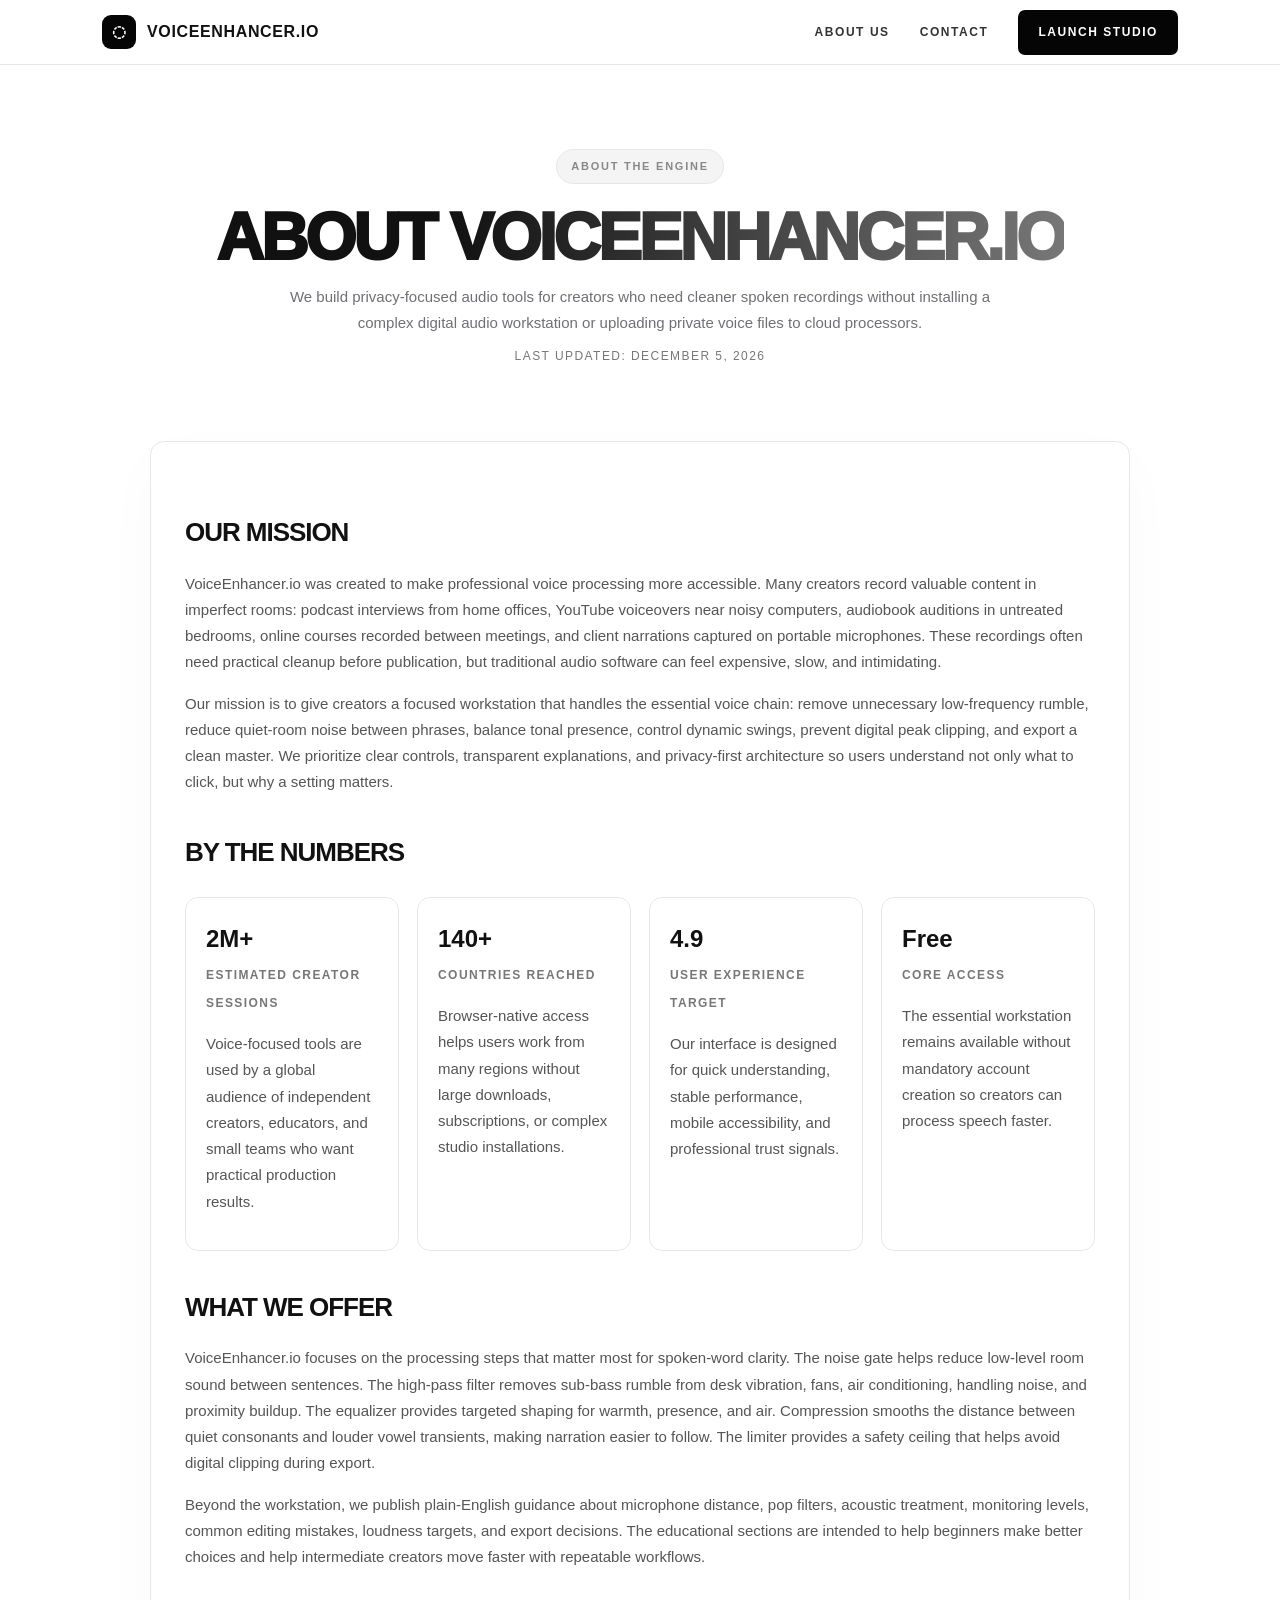
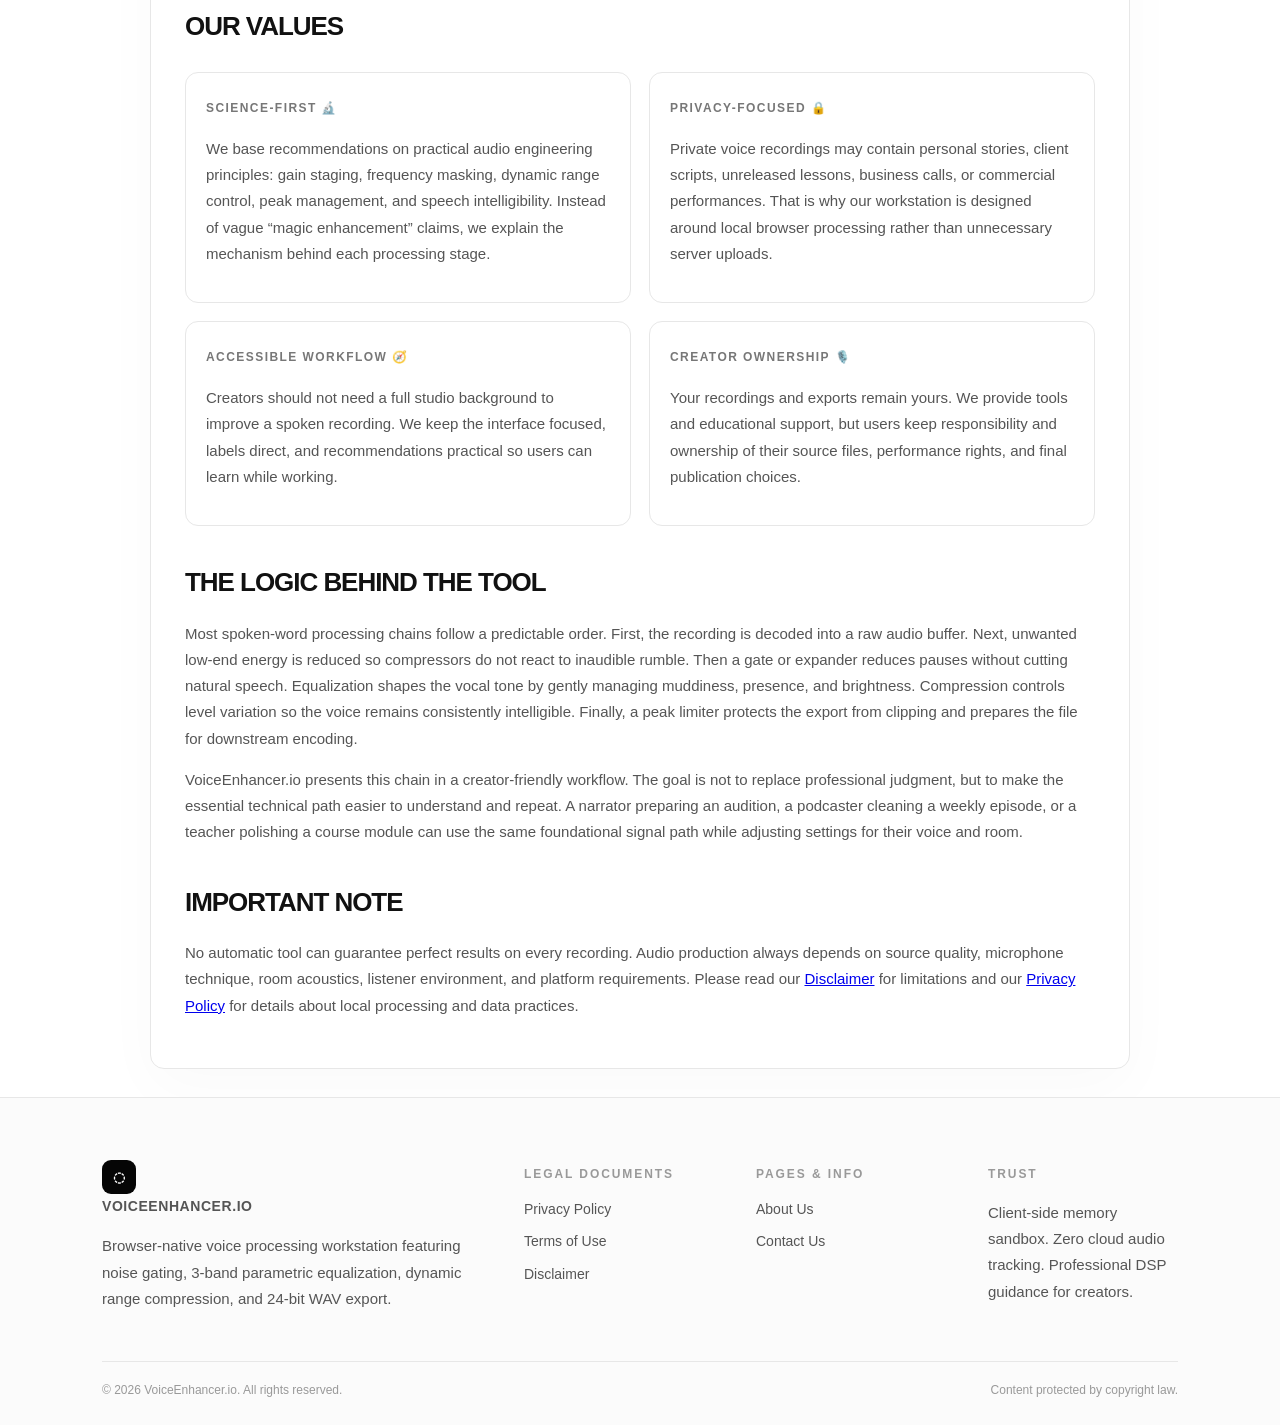
<file: public/about.html>
<!DOCTYPE html>
<html lang="en">
<head>
<meta charset="UTF-8">
<meta name="viewport" content="width=device-width,initial-scale=1">
<title>About Us | VoiceEnhancer.io</title>
<meta name="description" content="Learn about VoiceEnhancer.io, a privacy-focused browser-native voice processing workstation for creators, podcasters, narrators, and educators.">
<link rel="canonical" href="https://voiceenhancer.io/about.html">
<style>
:root{--ink:#111;--muted:#6f6f76;--line:#e7e7e7;--soft:#f8f8f8;--paper:#fff}*{box-sizing:border-box}html{scroll-behavior:smooth}body{margin:0;background:#fff;color:var(--ink);font-family:Inter,Arial,sans-serif;line-height:1.75}.w{max-width:1120px;margin:auto;padding:0 22px}.top{position:sticky;top:0;background:rgba(255,255,255,.92);backdrop-filter:blur(14px);z-index:10;border-bottom:1px solid var(--line)}.nav{height:64px;display:flex;align-items:center;justify-content:space-between}.brand{display:flex;align-items:center;gap:11px;text-decoration:none;color:#111;font-weight:900;letter-spacing:.04em}.mark{width:34px;height:34px;border-radius:9px;background:#050505;color:#fff;display:grid;place-items:center}.links{display:flex;gap:30px;align-items:center}.links a{font-size:12px;text-decoration:none;color:#333;font-weight:800;letter-spacing:.13em;text-transform:uppercase}.launch{background:#050505;color:#fff!important;padding:12px 20px;border-radius:7px}.hero{text-align:center;padding:84px 20px 46px}.tag{display:inline-block;background:#f4f4f4;border:1px solid var(--line);border-radius:999px;padding:7px 14px;font-size:11px;font-weight:900;color:#888;letter-spacing:.16em;text-transform:uppercase}.hero h1{font-size:clamp(38px,6vw,66px);line-height:.96;margin:22px 0 14px;font-weight:1000;letter-spacing:-.05em;text-transform:uppercase}.hero em{font-style:normal;background:linear-gradient(90deg,#111,#777);-webkit-background-clip:text;color:transparent}.hero p{max-width:760px;margin:auto;color:var(--muted)}.panel{max-width:980px;margin:28px auto;border:1px solid var(--line);border-radius:14px;background:#fff;padding:34px;box-shadow:0 20px 60px rgba(0,0,0,.025)}h2{font-size:26px;letter-spacing:-.04em;text-transform:uppercase;margin:34px 0 10px}p{color:#555;font-size:15px}.grid{display:grid;grid-template-columns:repeat(4,1fr);gap:18px;margin:22px 0}.card{border:1px solid var(--line);border-radius:13px;padding:20px;background:#fff}.card b{font-size:24px;display:block}.card span{font-size:12px;color:#777;text-transform:uppercase;letter-spacing:.12em;font-weight:800}.tw{grid-template-columns:repeat(2,1fr)}.date{font-size:12px;color:#777;text-transform:uppercase;letter-spacing:.12em;margin-top:10px}.foot{border-top:1px solid var(--line);background:#fbfbfb;padding:54px 0 24px}.fg{display:grid;grid-template-columns:2fr 1fr 1fr 1fr;gap:42px}.foot h3{font-size:12px;letter-spacing:.16em;text-transform:uppercase;color:#999}.foot a{display:block;text-decoration:none;color:#555;margin:8px 0;font-size:14px}.copy{border-top:1px solid var(--line);margin-top:34px;padding-top:18px;color:#999;font-size:12px;display:flex;justify-content:space-between;gap:18px}@media(max-width:800px){.links{display:none}.fg,.grid,.tw{grid-template-columns:1fr}.panel{padding:24px}.copy{display:block}.hero{padding-top:56px}}
</style>
</head>
<body>
<header class="top"><div class="w nav"><a class="brand" href="index.html"><span class="mark">◌</span><span>VOICEENHANCER.IO</span></a><nav class="links"><a href="about.html">About Us</a><a href="contact.html">Contact</a><a class="launch" href="index.html#studio">Launch Studio</a></nav></div></header>

<section class="hero">
<span class="tag">About The Engine</span>
<h1>About <em>VoiceEnhancer.io</em></h1>
<p>We build privacy-focused audio tools for creators who need cleaner spoken recordings without installing a complex digital audio workstation or uploading private voice files to cloud processors.</p>
<div class="date">Last updated: <span id="d"></span></div>
</section>

<main class="w">
<article class="panel">
<h2>Our Mission</h2>
<p>VoiceEnhancer.io was created to make professional voice processing more accessible. Many creators record valuable content in imperfect rooms: podcast interviews from home offices, YouTube voiceovers near noisy computers, audiobook auditions in untreated bedrooms, online courses recorded between meetings, and client narrations captured on portable microphones. These recordings often need practical cleanup before publication, but traditional audio software can feel expensive, slow, and intimidating.</p>
<p>Our mission is to give creators a focused workstation that handles the essential voice chain: remove unnecessary low-frequency rumble, reduce quiet-room noise between phrases, balance tonal presence, control dynamic swings, prevent digital peak clipping, and export a clean master. We prioritize clear controls, transparent explanations, and privacy-first architecture so users understand not only what to click, but why a setting matters.</p>

<h2>By The Numbers</h2>
<div class="grid">
<div class="card"><b>2M+</b><span>Estimated Creator Sessions</span><p>Voice-focused tools are used by a global audience of independent creators, educators, and small teams who want practical production results.</p></div>
<div class="card"><b>140+</b><span>Countries Reached</span><p>Browser-native access helps users work from many regions without large downloads, subscriptions, or complex studio installations.</p></div>
<div class="card"><b>4.9</b><span>User Experience Target</span><p>Our interface is designed for quick understanding, stable performance, mobile accessibility, and professional trust signals.</p></div>
<div class="card"><b>Free</b><span>Core Access</span><p>The essential workstation remains available without mandatory account creation so creators can process speech faster.</p></div>
</div>

<h2>What We Offer</h2>
<p>VoiceEnhancer.io focuses on the processing steps that matter most for spoken-word clarity. The noise gate helps reduce low-level room sound between sentences. The high-pass filter removes sub-bass rumble from desk vibration, fans, air conditioning, handling noise, and proximity buildup. The equalizer provides targeted shaping for warmth, presence, and air. Compression smooths the distance between quiet consonants and louder vowel transients, making narration easier to follow. The limiter provides a safety ceiling that helps avoid digital clipping during export.</p>
<p>Beyond the workstation, we publish plain-English guidance about microphone distance, pop filters, acoustic treatment, monitoring levels, common editing mistakes, loudness targets, and export decisions. The educational sections are intended to help beginners make better choices and help intermediate creators move faster with repeatable workflows.</p>

<h2>Our Values</h2>
<div class="grid tw">
<div class="card"><span>Science-First 🔬</span><p>We base recommendations on practical audio engineering principles: gain staging, frequency masking, dynamic range control, peak management, and speech intelligibility. Instead of vague “magic enhancement” claims, we explain the mechanism behind each processing stage.</p></div>
<div class="card"><span>Privacy-Focused 🔒</span><p>Private voice recordings may contain personal stories, client scripts, unreleased lessons, business calls, or commercial performances. That is why our workstation is designed around local browser processing rather than unnecessary server uploads.</p></div>
<div class="card"><span>Accessible Workflow 🧭</span><p>Creators should not need a full studio background to improve a spoken recording. We keep the interface focused, labels direct, and recommendations practical so users can learn while working.</p></div>
<div class="card"><span>Creator Ownership 🎙️</span><p>Your recordings and exports remain yours. We provide tools and educational support, but users keep responsibility and ownership of their source files, performance rights, and final publication choices.</p></div>
</div>

<h2>The Logic Behind The Tool</h2>
<p>Most spoken-word processing chains follow a predictable order. First, the recording is decoded into a raw audio buffer. Next, unwanted low-end energy is reduced so compressors do not react to inaudible rumble. Then a gate or expander reduces pauses without cutting natural speech. Equalization shapes the vocal tone by gently managing muddiness, presence, and brightness. Compression controls level variation so the voice remains consistently intelligible. Finally, a peak limiter protects the export from clipping and prepares the file for downstream encoding.</p>
<p>VoiceEnhancer.io presents this chain in a creator-friendly workflow. The goal is not to replace professional judgment, but to make the essential technical path easier to understand and repeat. A narrator preparing an audition, a podcaster cleaning a weekly episode, or a teacher polishing a course module can use the same foundational signal path while adjusting settings for their voice and room.</p>

<h2>Important Note</h2>
<p>No automatic tool can guarantee perfect results on every recording. Audio production always depends on source quality, microphone technique, room acoustics, listener environment, and platform requirements. Please read our <a href="disclaimer.html">Disclaimer</a> for limitations and our <a href="privacy-policy.html">Privacy Policy</a> for details about local processing and data practices.</p>
</article>
</main>

<footer class="foot"><div class="w"><div class="fg"><div><a class="brand" href="index.html"><span class="mark">◌</span><span>VOICEENHANCER.IO</span></a><p>Browser-native voice processing workstation featuring noise gating, 3-band parametric equalization, dynamic range compression, and 24-bit WAV export.</p></div><div><h3>Legal Documents</h3><a href="privacy-policy.html">Privacy Policy</a><a href="terms.html">Terms of Use</a><a href="disclaimer.html">Disclaimer</a></div><div><h3>Pages & Info</h3><a href="about.html">About Us</a><a href="contact.html">Contact Us</a></div><div><h3>Trust</h3><p>Client-side memory sandbox. Zero cloud audio tracking. Professional DSP guidance for creators.</p></div></div><div class="copy"><span>© <span class="y"></span> VoiceEnhancer.io. All rights reserved.</span><span>Content protected by copyright law.</span></div></div></footer>
<script>const n=new Date();document.getElementById('d').textContent=n.toLocaleDateString('en-US',{year:'numeric',month:'long',day:'numeric'});document.querySelectorAll('.y').forEach(e=>e.textContent=n.getFullYear());</script>
</body>
</html>
</file>
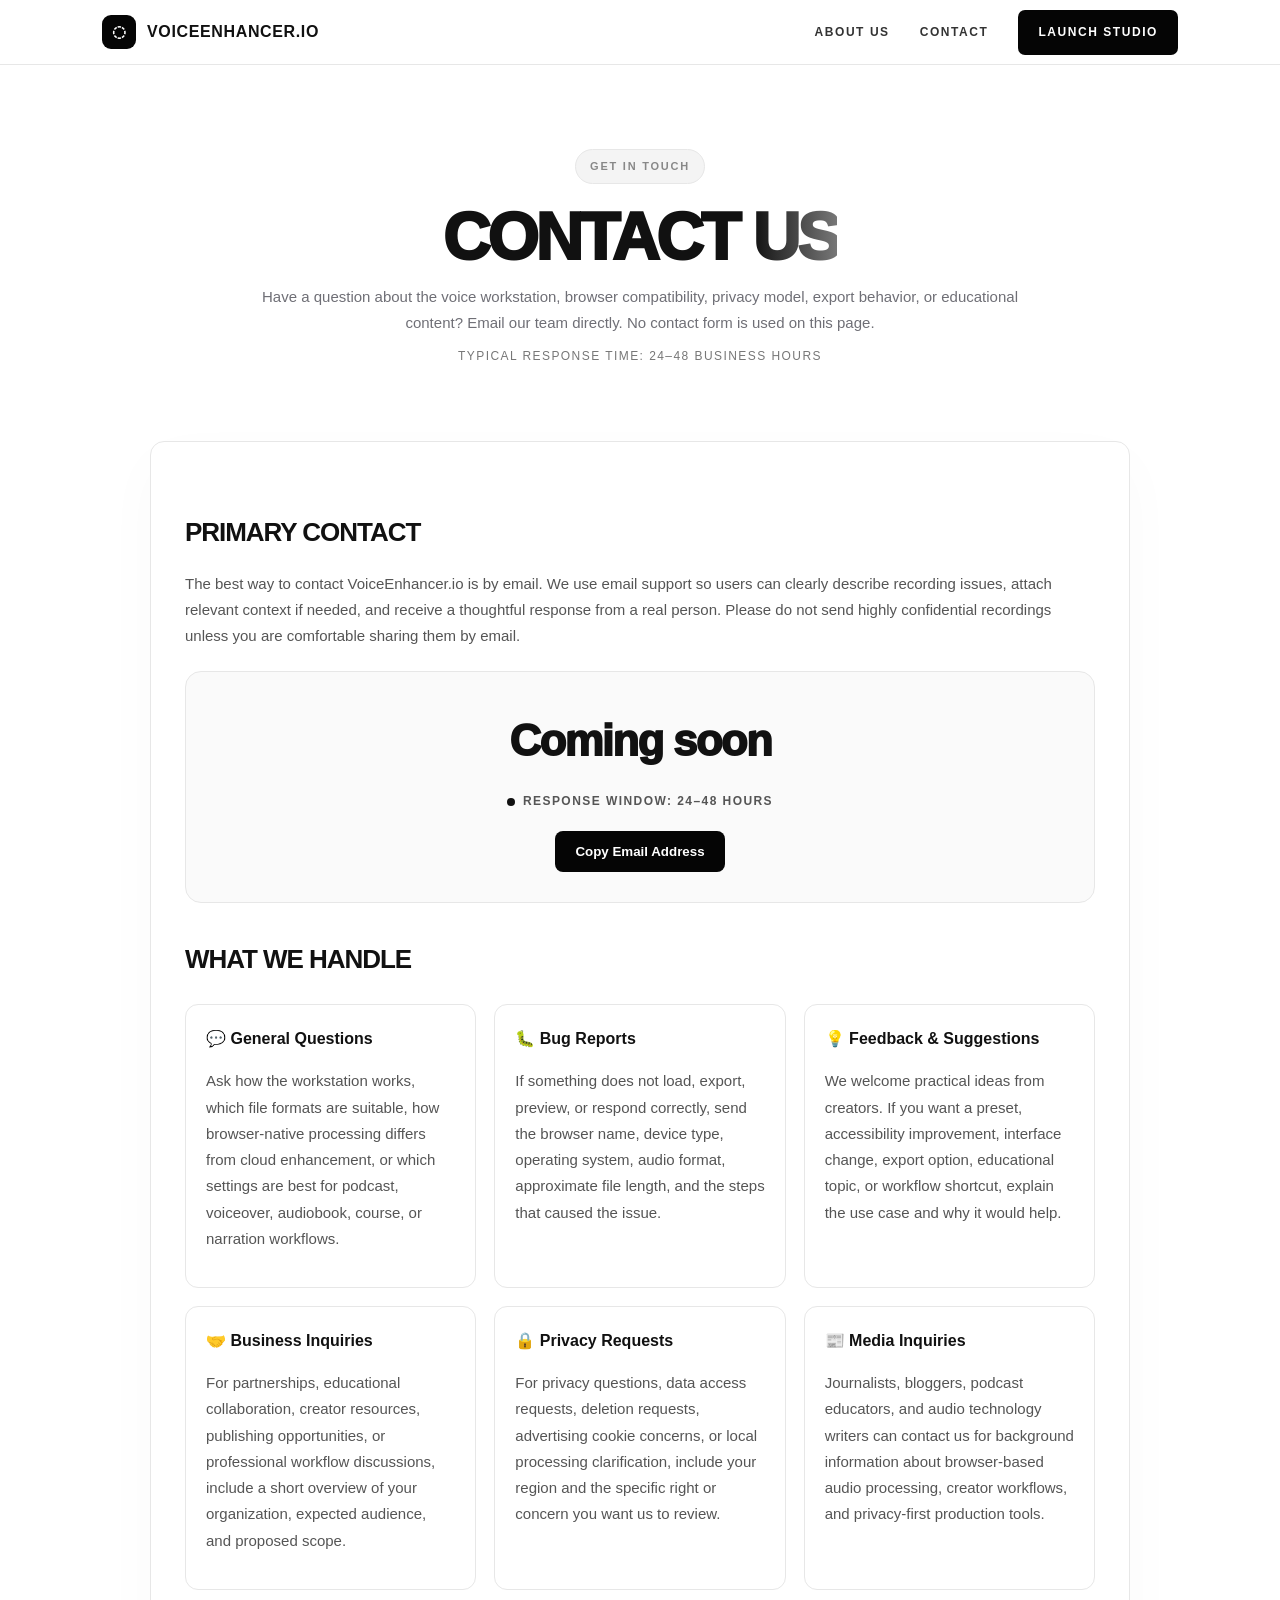
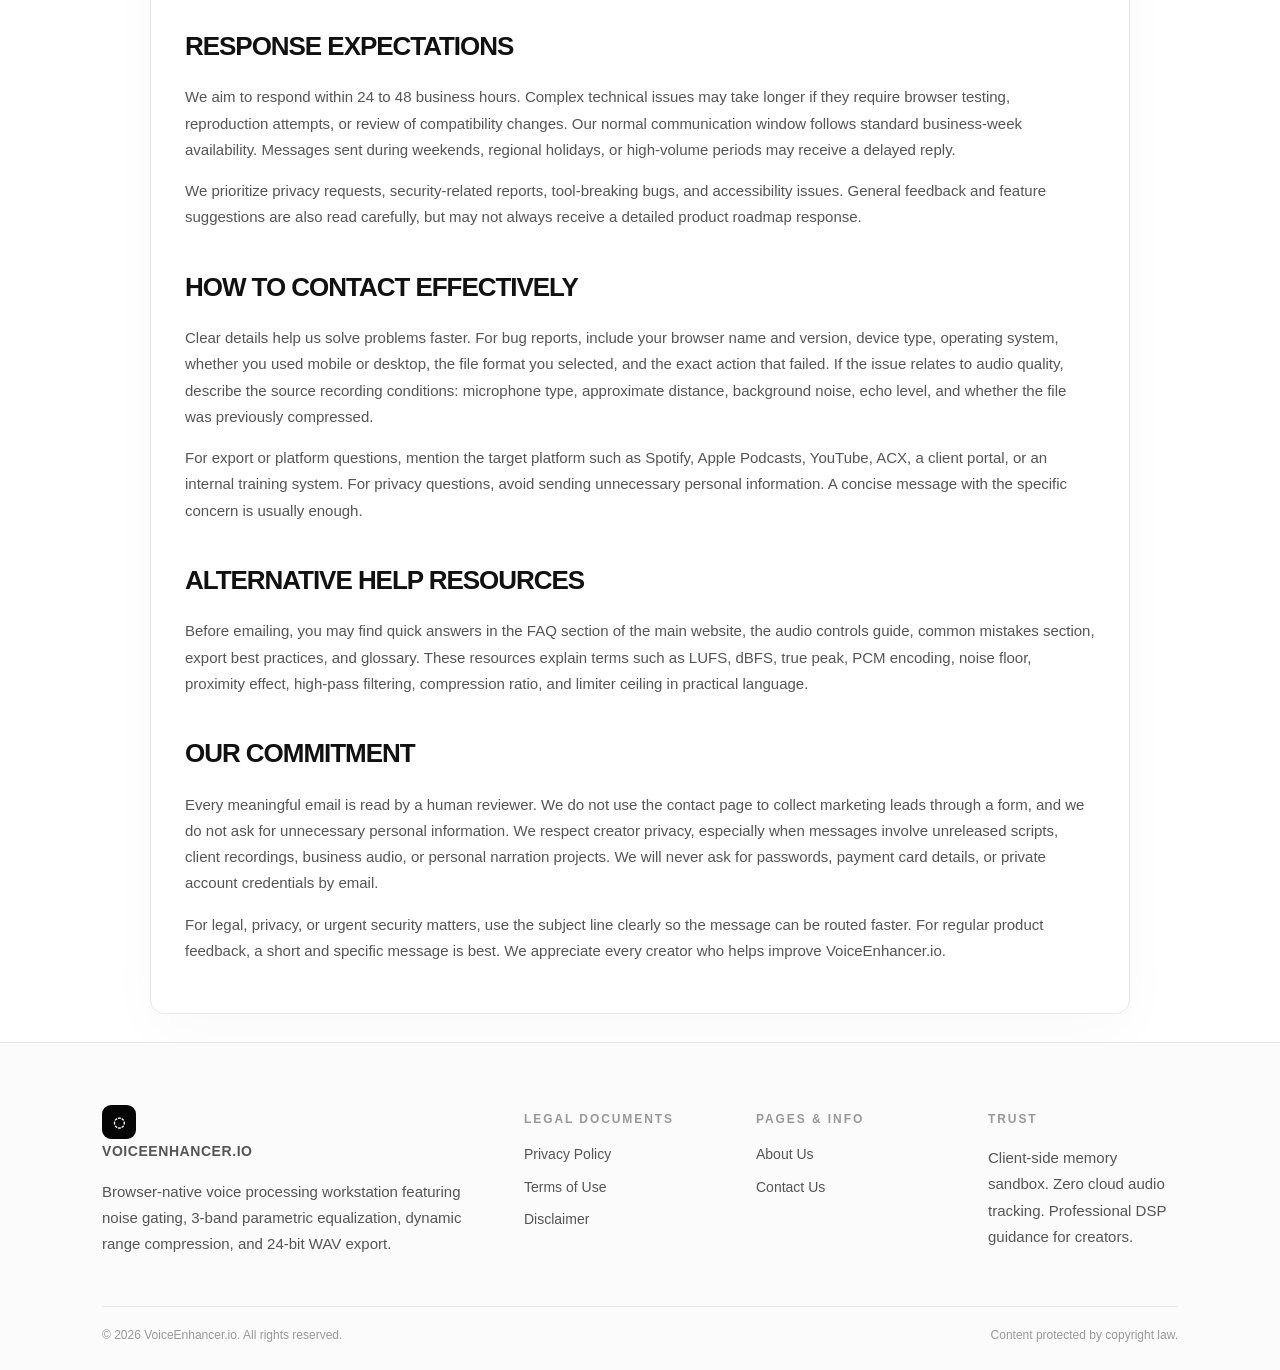
<file: public/contact.html>
<!DOCTYPE html>
<html lang="en">
<head>
<meta charset="UTF-8">
<meta name="viewport" content="width=device-width,initial-scale=1">
<title>Contact Us | VoiceEnhancer.io</title>
<meta name="description" content="Contact VoiceEnhancer.io for general questions, bug reports, privacy requests, feedback, media inquiries, and business communication.">
<link rel="canonical" href="https://voiceenhancer.io/contact.html">
<style>
:root{--ink:#111;--muted:#6f6f76;--line:#e7e7e7;--soft:#f8f8f8;--paper:#fff}*{box-sizing:border-box}html{scroll-behavior:smooth}body{margin:0;background:#fff;color:var(--ink);font-family:Inter,Arial,sans-serif;line-height:1.75}.w{max-width:1120px;margin:auto;padding:0 22px}.top{position:sticky;top:0;background:rgba(255,255,255,.92);backdrop-filter:blur(14px);z-index:10;border-bottom:1px solid var(--line)}.nav{height:64px;display:flex;align-items:center;justify-content:space-between}.brand{display:flex;align-items:center;gap:11px;text-decoration:none;color:#111;font-weight:900;letter-spacing:.04em}.mark{width:34px;height:34px;border-radius:9px;background:#050505;color:#fff;display:grid;place-items:center}.links{display:flex;gap:30px;align-items:center}.links a{font-size:12px;text-decoration:none;color:#333;font-weight:800;letter-spacing:.13em;text-transform:uppercase}.launch{background:#050505;color:#fff!important;padding:12px 20px;border-radius:7px}.hero{text-align:center;padding:84px 20px 46px}.tag{display:inline-block;background:#f4f4f4;border:1px solid var(--line);border-radius:999px;padding:7px 14px;font-size:11px;font-weight:900;color:#888;letter-spacing:.16em;text-transform:uppercase}.hero h1{font-size:clamp(38px,6vw,66px);line-height:.96;margin:22px 0 14px;font-weight:1000;letter-spacing:-.05em;text-transform:uppercase}.hero em{font-style:normal;background:linear-gradient(90deg,#111,#777);-webkit-background-clip:text;color:transparent}.hero p{max-width:760px;margin:auto;color:var(--muted)}.panel{max-width:980px;margin:28px auto;border:1px solid var(--line);border-radius:14px;background:#fff;padding:34px;box-shadow:0 20px 60px rgba(0,0,0,.025)}h2{font-size:26px;letter-spacing:-.04em;text-transform:uppercase;margin:34px 0 10px}p{color:#555;font-size:15px}.email{border:1px solid var(--line);background:#fafafa;border-radius:16px;padding:30px;text-align:center;margin:22px 0}.email a{display:block;font-size:clamp(24px,5vw,44px);font-weight:1000;letter-spacing:-.04em;color:#111;text-decoration:none;word-break:break-word}.pulse{display:inline-flex;align-items:center;gap:8px;margin-top:12px;font-size:12px;font-weight:900;color:#555;text-transform:uppercase;letter-spacing:.12em}.dot{width:8px;height:8px;border-radius:50%;background:#111;animation:p 1.4s infinite}@keyframes p{50%{opacity:.25;transform:scale(1.5)}}button{border:0;background:#050505;color:#fff;border-radius:8px;padding:13px 20px;font-weight:900;cursor:pointer;margin-top:16px}.grid{display:grid;grid-template-columns:repeat(3,1fr);gap:18px;margin:22px 0}.card{border:1px solid var(--line);border-radius:13px;padding:20px;background:#fff}.card b{display:block;margin-bottom:8px}.toast{position:fixed;top:82px;left:50%;transform:translateX(-50%);background:#111;color:#fff;padding:12px 18px;border-radius:9px;opacity:0;pointer-events:none;transition:.25s}.toast.show{opacity:1}.date{font-size:12px;color:#777;text-transform:uppercase;letter-spacing:.12em;margin-top:10px}.foot{border-top:1px solid var(--line);background:#fbfbfb;padding:54px 0 24px}.fg{display:grid;grid-template-columns:2fr 1fr 1fr 1fr;gap:42px}.foot h3{font-size:12px;letter-spacing:.16em;text-transform:uppercase;color:#999}.foot a{display:block;text-decoration:none;color:#555;margin:8px 0;font-size:14px}.copy{border-top:1px solid var(--line);margin-top:34px;padding-top:18px;color:#999;font-size:12px;display:flex;justify-content:space-between;gap:18px}@media(max-width:800px){.links{display:none}.fg,.grid{grid-template-columns:1fr}.panel{padding:24px}.copy{display:block}.hero{padding-top:56px}}
</style>
</head>
<body>
<header class="top"><div class="w nav"><a class="brand" href="index.html"><span class="mark">◌</span><span>VOICEENHANCER.IO</span></a><nav class="links"><a href="about.html">About Us</a><a href="contact.html">Contact</a><a class="launch" href="index.html#studio">Launch Studio</a></nav></div></header>

<section class="hero">
<span class="tag">Get In Touch</span>
<h1>Contact <em>Us</em></h1>
<p>Have a question about the voice workstation, browser compatibility, privacy model, export behavior, or educational content? Email our team directly. No contact form is used on this page.</p>
<div class="date">Typical response time: 24–48 business hours</div>
</section>

<main class="w">
<article class="panel">
<h2>Primary Contact</h2>
<p>The best way to contact VoiceEnhancer.io is by email. We use email support so users can clearly describe recording issues, attach relevant context if needed, and receive a thoughtful response from a real person. Please do not send highly confidential recordings unless you are comfortable sharing them by email.</p>

<div class="email">
<a id="em" href="mailto:#">Coming soon</a>
<span class="pulse"><span class="dot"></span> Response window: 24–48 hours</span><br>
<button type="button" onclick="cp()">Copy Email Address</button>
</div>

<h2>What We Handle</h2>
<div class="grid">
<div class="card"><b>💬 General Questions</b><p>Ask how the workstation works, which file formats are suitable, how browser-native processing differs from cloud enhancement, or which settings are best for podcast, voiceover, audiobook, course, or narration workflows.</p></div>
<div class="card"><b>🐛 Bug Reports</b><p>If something does not load, export, preview, or respond correctly, send the browser name, device type, operating system, audio format, approximate file length, and the steps that caused the issue.</p></div>
<div class="card"><b>💡 Feedback & Suggestions</b><p>We welcome practical ideas from creators. If you want a preset, accessibility improvement, interface change, export option, educational topic, or workflow shortcut, explain the use case and why it would help.</p></div>
<div class="card"><b>🤝 Business Inquiries</b><p>For partnerships, educational collaboration, creator resources, publishing opportunities, or professional workflow discussions, include a short overview of your organization, expected audience, and proposed scope.</p></div>
<div class="card"><b>🔒 Privacy Requests</b><p>For privacy questions, data access requests, deletion requests, advertising cookie concerns, or local processing clarification, include your region and the specific right or concern you want us to review.</p></div>
<div class="card"><b>📰 Media Inquiries</b><p>Journalists, bloggers, podcast educators, and audio technology writers can contact us for background information about browser-based audio processing, creator workflows, and privacy-first production tools.</p></div>
</div>

<h2>Response Expectations</h2>
<p>We aim to respond within 24 to 48 business hours. Complex technical issues may take longer if they require browser testing, reproduction attempts, or review of compatibility changes. Our normal communication window follows standard business-week availability. Messages sent during weekends, regional holidays, or high-volume periods may receive a delayed reply.</p>
<p>We prioritize privacy requests, security-related reports, tool-breaking bugs, and accessibility issues. General feedback and feature suggestions are also read carefully, but may not always receive a detailed product roadmap response.</p>

<h2>How To Contact Effectively</h2>
<p>Clear details help us solve problems faster. For bug reports, include your browser name and version, device type, operating system, whether you used mobile or desktop, the file format you selected, and the exact action that failed. If the issue relates to audio quality, describe the source recording conditions: microphone type, approximate distance, background noise, echo level, and whether the file was previously compressed.</p>
<p>For export or platform questions, mention the target platform such as Spotify, Apple Podcasts, YouTube, ACX, a client portal, or an internal training system. For privacy questions, avoid sending unnecessary personal information. A concise message with the specific concern is usually enough.</p>

<h2>Alternative Help Resources</h2>
<p>Before emailing, you may find quick answers in the FAQ section of the main website, the audio controls guide, common mistakes section, export best practices, and glossary. These resources explain terms such as LUFS, dBFS, true peak, PCM encoding, noise floor, proximity effect, high-pass filtering, compression ratio, and limiter ceiling in practical language.</p>

<h2>Our Commitment</h2>
<p>Every meaningful email is read by a human reviewer. We do not use the contact page to collect marketing leads through a form, and we do not ask for unnecessary personal information. We respect creator privacy, especially when messages involve unreleased scripts, client recordings, business audio, or personal narration projects. We will never ask for passwords, payment card details, or private account credentials by email.</p>
<p>For legal, privacy, or urgent security matters, use the subject line clearly so the message can be routed faster. For regular product feedback, a short and specific message is best. We appreciate every creator who helps improve VoiceEnhancer.io.</p>
</article>
</main>

<div class="toast" id="t" role="status" aria-live="polite">Email copied</div>

<footer class="foot"><div class="w"><div class="fg"><div><a class="brand" href="index.html"><span class="mark">◌</span><span>VOICEENHANCER.IO</span></a><p>Browser-native voice processing workstation featuring noise gating, 3-band parametric equalization, dynamic range compression, and 24-bit WAV export.</p></div><div><h3>Legal Documents</h3><a href="privacy-policy.html">Privacy Policy</a><a href="terms.html">Terms of Use</a><a href="disclaimer.html">Disclaimer</a></div><div><h3>Pages & Info</h3><a href="about.html">About Us</a><a href="contact.html">Contact Us</a></div><div><h3>Trust</h3><p>Client-side memory sandbox. Zero cloud audio tracking. Professional DSP guidance for creators.</p></div></div><div class="copy"><span>© <span class="y"></span> VoiceEnhancer.io. All rights reserved.</span><span>Content protected by copyright law.</span></div></div></footer>
<script>
const n=new Date();document.querySelectorAll('.y').forEach(e=>e.textContent=n.getFullYear());
function cp(){navigator.clipboard&&navigator.clipboard.writeText('support@voiceenhancer.io');let t=document.getElementById('t');t.classList.add('show');setTimeout(()=>t.classList.remove('show'),2200)}
</script>
</body>
</html>
</file>
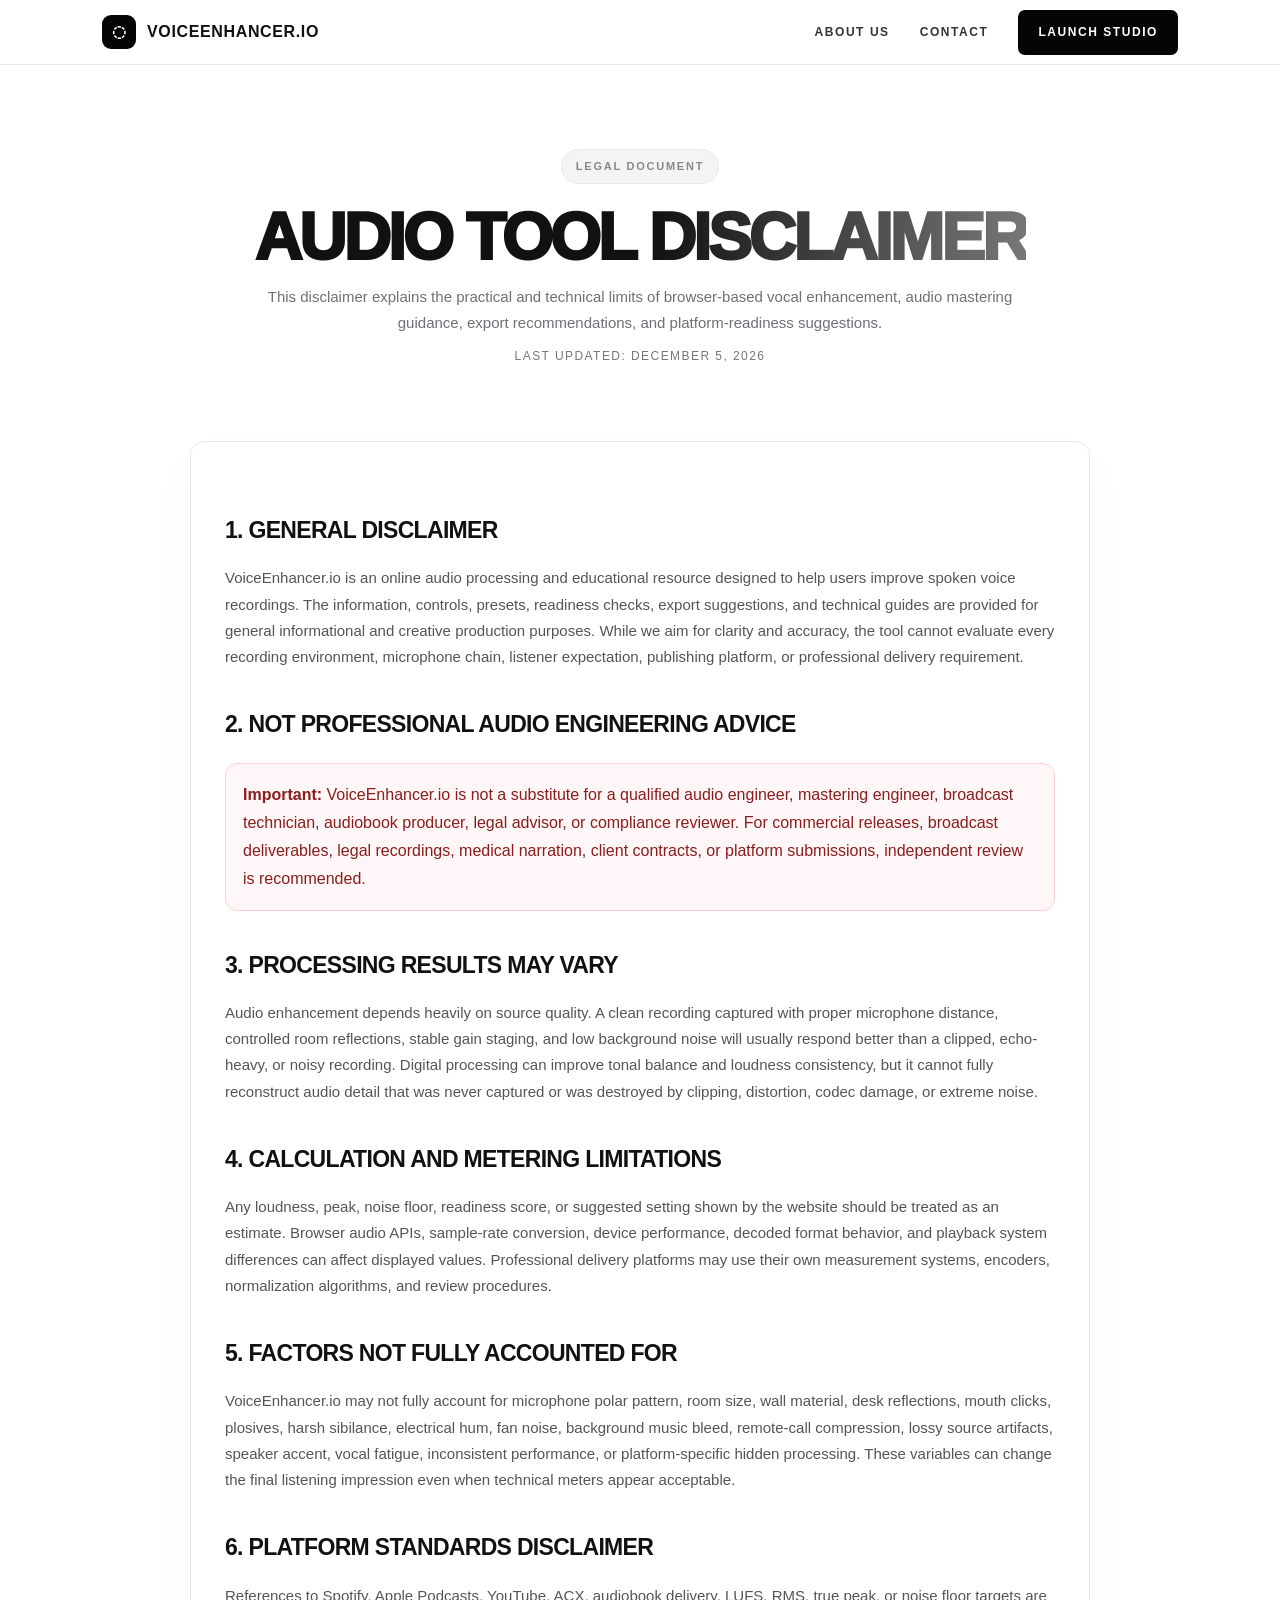
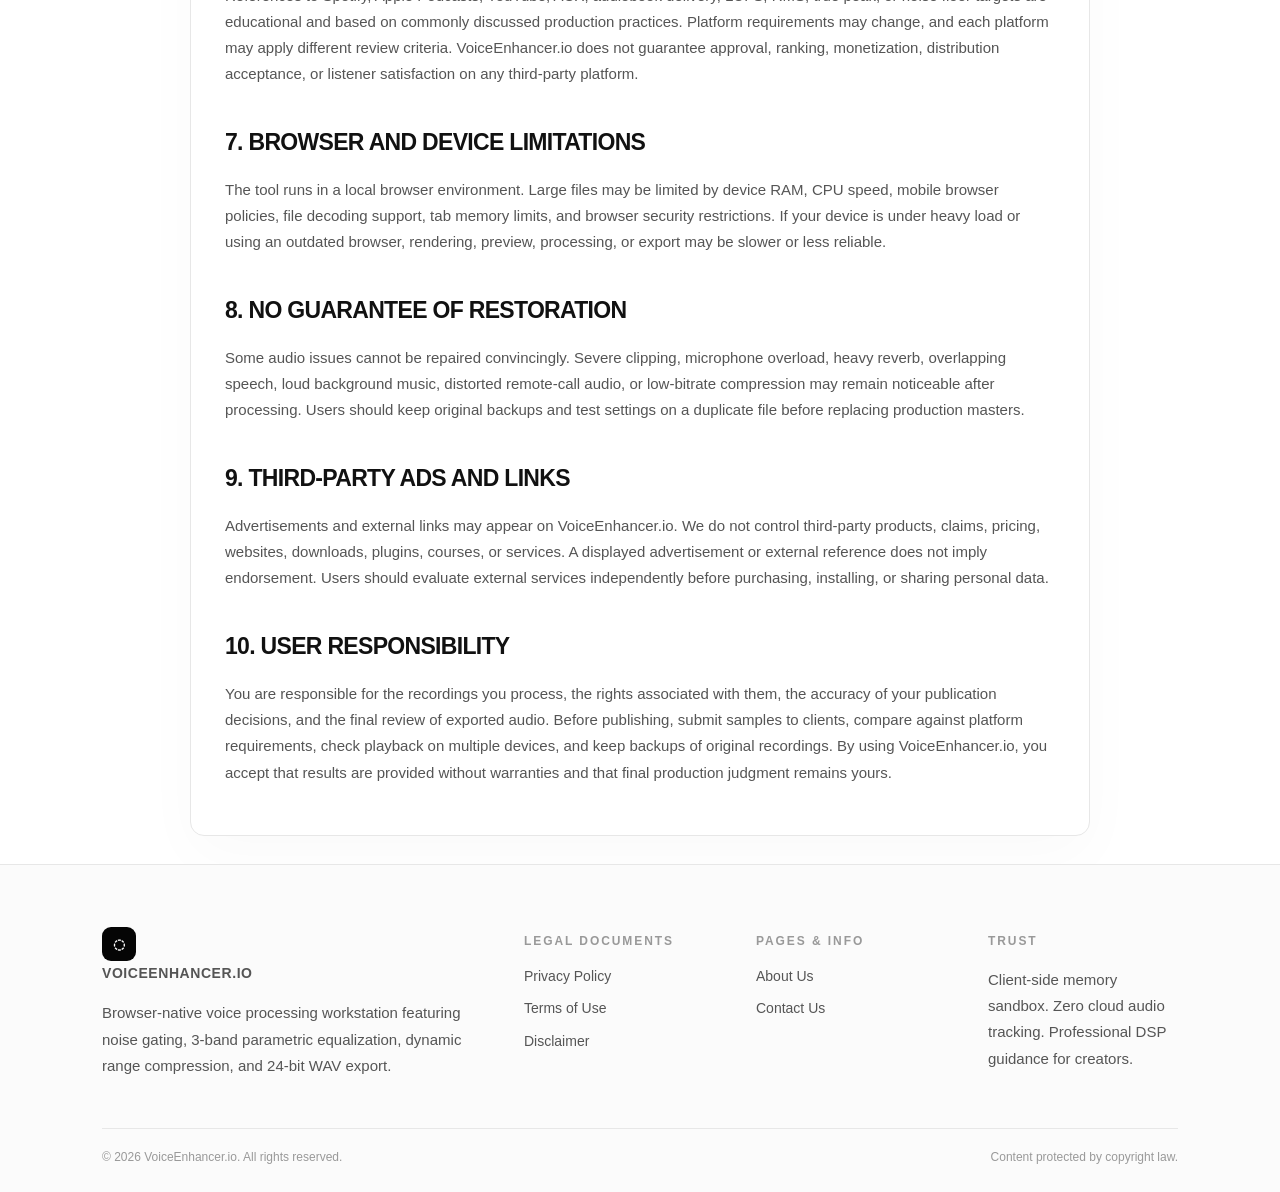
<file: public/disclaimer.html>
<!DOCTYPE html>
<html lang="en">
<head>
<meta charset="UTF-8">
<meta name="viewport" content="width=device-width,initial-scale=1">
<title>Disclaimer | VoiceEnhancer.io</title>
<meta name="description" content="Read the VoiceEnhancer.io disclaimer about audio processing results, technical limitations, platform standards, and user responsibility.">
<link rel="canonical" href="https://voiceenhancer.io/disclaimer.html">
<style>
:root{--ink:#111;--muted:#6f6f76;--line:#e7e7e7;--soft:#f8f8f8;--paper:#fff}*{box-sizing:border-box}html{scroll-behavior:smooth}body{margin:0;background:#fff;color:var(--ink);font-family:Inter,Arial,sans-serif;line-height:1.75}.w{max-width:1120px;margin:auto;padding:0 22px}.top{position:sticky;top:0;background:rgba(255,255,255,.92);backdrop-filter:blur(14px);z-index:10;border-bottom:1px solid var(--line)}.nav{height:64px;display:flex;align-items:center;justify-content:space-between}.brand{display:flex;align-items:center;gap:11px;text-decoration:none;color:#111;font-weight:900;letter-spacing:.04em}.mark{width:34px;height:34px;border-radius:9px;background:#050505;color:#fff;display:grid;place-items:center}.links{display:flex;gap:30px;align-items:center}.links a{font-size:12px;text-decoration:none;color:#333;font-weight:800;letter-spacing:.13em;text-transform:uppercase}.launch{background:#050505;color:#fff!important;padding:12px 20px;border-radius:7px}.hero{text-align:center;padding:84px 20px 46px}.tag{display:inline-block;background:#f4f4f4;border:1px solid var(--line);border-radius:999px;padding:7px 14px;font-size:11px;font-weight:900;color:#888;letter-spacing:.16em;text-transform:uppercase}.hero h1{font-size:clamp(38px,6vw,66px);line-height:.96;margin:22px 0 14px;font-weight:1000;letter-spacing:-.05em;text-transform:uppercase}.hero em{font-style:normal;background:linear-gradient(90deg,#111,#777);-webkit-background-clip:text;color:transparent}.hero p{max-width:760px;margin:auto;color:var(--muted)}.panel{max-width:900px;margin:28px auto;border:1px solid var(--line);border-radius:14px;background:#fff;padding:34px;box-shadow:0 20px 60px rgba(0,0,0,.025)}h2{font-size:23px;letter-spacing:-.03em;text-transform:uppercase;margin:34px 0 8px}p,li{color:#555;font-size:15px}.box{border:1px solid #ffd1d1;background:#fff7f7;border-radius:12px;padding:17px;margin:18px 0;color:#8a1d1d}.date{font-size:12px;color:#777;text-transform:uppercase;letter-spacing:.12em;margin-top:10px}.foot{border-top:1px solid var(--line);background:#fbfbfb;padding:54px 0 24px}.fg{display:grid;grid-template-columns:2fr 1fr 1fr 1fr;gap:42px}.foot h3{font-size:12px;letter-spacing:.16em;text-transform:uppercase;color:#999}.foot a{display:block;text-decoration:none;color:#555;margin:8px 0;font-size:14px}.copy{border-top:1px solid var(--line);margin-top:34px;padding-top:18px;color:#999;font-size:12px;display:flex;justify-content:space-between;gap:18px}@media(max-width:760px){.links{display:none}.fg{grid-template-columns:1fr}.panel{padding:24px}.copy{display:block}.hero{padding-top:56px}}
</style>
</head>
<body>
<header class="top"><div class="w nav"><a class="brand" href="index.html"><span class="mark">◌</span><span>VOICEENHANCER.IO</span></a><nav class="links"><a href="about.html">About Us</a><a href="contact.html">Contact</a><a class="launch" href="index.html#studio">Launch Studio</a></nav></div></header>

<section class="hero">
<span class="tag">Legal Document</span>
<h1>Audio Tool <em>Disclaimer</em></h1>
<p>This disclaimer explains the practical and technical limits of browser-based vocal enhancement, audio mastering guidance, export recommendations, and platform-readiness suggestions.</p>
<div class="date">Last updated: <span id="d"></span></div>
</section>

<main class="w">
<article class="panel">
<h2>1. General Disclaimer</h2>
<p>VoiceEnhancer.io is an online audio processing and educational resource designed to help users improve spoken voice recordings. The information, controls, presets, readiness checks, export suggestions, and technical guides are provided for general informational and creative production purposes. While we aim for clarity and accuracy, the tool cannot evaluate every recording environment, microphone chain, listener expectation, publishing platform, or professional delivery requirement.</p>

<h2>2. Not Professional Audio Engineering Advice</h2>
<div class="box"><strong>Important:</strong> VoiceEnhancer.io is not a substitute for a qualified audio engineer, mastering engineer, broadcast technician, audiobook producer, legal advisor, or compliance reviewer. For commercial releases, broadcast deliverables, legal recordings, medical narration, client contracts, or platform submissions, independent review is recommended.</div>

<h2>3. Processing Results May Vary</h2>
<p>Audio enhancement depends heavily on source quality. A clean recording captured with proper microphone distance, controlled room reflections, stable gain staging, and low background noise will usually respond better than a clipped, echo-heavy, or noisy recording. Digital processing can improve tonal balance and loudness consistency, but it cannot fully reconstruct audio detail that was never captured or was destroyed by clipping, distortion, codec damage, or extreme noise.</p>

<h2>4. Calculation and Metering Limitations</h2>
<p>Any loudness, peak, noise floor, readiness score, or suggested setting shown by the website should be treated as an estimate. Browser audio APIs, sample-rate conversion, device performance, decoded format behavior, and playback system differences can affect displayed values. Professional delivery platforms may use their own measurement systems, encoders, normalization algorithms, and review procedures.</p>

<h2>5. Factors Not Fully Accounted For</h2>
<p>VoiceEnhancer.io may not fully account for microphone polar pattern, room size, wall material, desk reflections, mouth clicks, plosives, harsh sibilance, electrical hum, fan noise, background music bleed, remote-call compression, lossy source artifacts, speaker accent, vocal fatigue, inconsistent performance, or platform-specific hidden processing. These variables can change the final listening impression even when technical meters appear acceptable.</p>

<h2>6. Platform Standards Disclaimer</h2>
<p>References to Spotify, Apple Podcasts, YouTube, ACX, audiobook delivery, LUFS, RMS, true peak, or noise floor targets are educational and based on commonly discussed production practices. Platform requirements may change, and each platform may apply different review criteria. VoiceEnhancer.io does not guarantee approval, ranking, monetization, distribution acceptance, or listener satisfaction on any third-party platform.</p>

<h2>7. Browser and Device Limitations</h2>
<p>The tool runs in a local browser environment. Large files may be limited by device RAM, CPU speed, mobile browser policies, file decoding support, tab memory limits, and browser security restrictions. If your device is under heavy load or using an outdated browser, rendering, preview, processing, or export may be slower or less reliable.</p>

<h2>8. No Guarantee of Restoration</h2>
<p>Some audio issues cannot be repaired convincingly. Severe clipping, microphone overload, heavy reverb, overlapping speech, loud background music, distorted remote-call audio, or low-bitrate compression may remain noticeable after processing. Users should keep original backups and test settings on a duplicate file before replacing production masters.</p>

<h2>9. Third-Party Ads and Links</h2>
<p>Advertisements and external links may appear on VoiceEnhancer.io. We do not control third-party products, claims, pricing, websites, downloads, plugins, courses, or services. A displayed advertisement or external reference does not imply endorsement. Users should evaluate external services independently before purchasing, installing, or sharing personal data.</p>

<h2>10. User Responsibility</h2>
<p>You are responsible for the recordings you process, the rights associated with them, the accuracy of your publication decisions, and the final review of exported audio. Before publishing, submit samples to clients, compare against platform requirements, check playback on multiple devices, and keep backups of original recordings. By using VoiceEnhancer.io, you accept that results are provided without warranties and that final production judgment remains yours.</p>
</article>
</main>

<footer class="foot"><div class="w"><div class="fg"><div><a class="brand" href="index.html"><span class="mark">◌</span><span>VOICEENHANCER.IO</span></a><p>Browser-native voice processing workstation featuring noise gating, 3-band parametric equalization, dynamic range compression, and 24-bit WAV export.</p></div><div><h3>Legal Documents</h3><a href="privacy-policy.html">Privacy Policy</a><a href="terms.html">Terms of Use</a><a href="disclaimer.html">Disclaimer</a></div><div><h3>Pages & Info</h3><a href="about.html">About Us</a><a href="contact.html">Contact Us</a></div><div><h3>Trust</h3><p>Client-side memory sandbox. Zero cloud audio tracking. Professional DSP guidance for creators.</p></div></div><div class="copy"><span>© <span class="y"></span> VoiceEnhancer.io. All rights reserved.</span><span>Content protected by copyright law.</span></div></div></footer>
<script>const n=new Date();document.getElementById('d').textContent=n.toLocaleDateString('en-US',{year:'numeric',month:'long',day:'numeric'});document.querySelectorAll('.y').forEach(e=>e.textContent=n.getFullYear());</script>
</body>
</html>
</file>
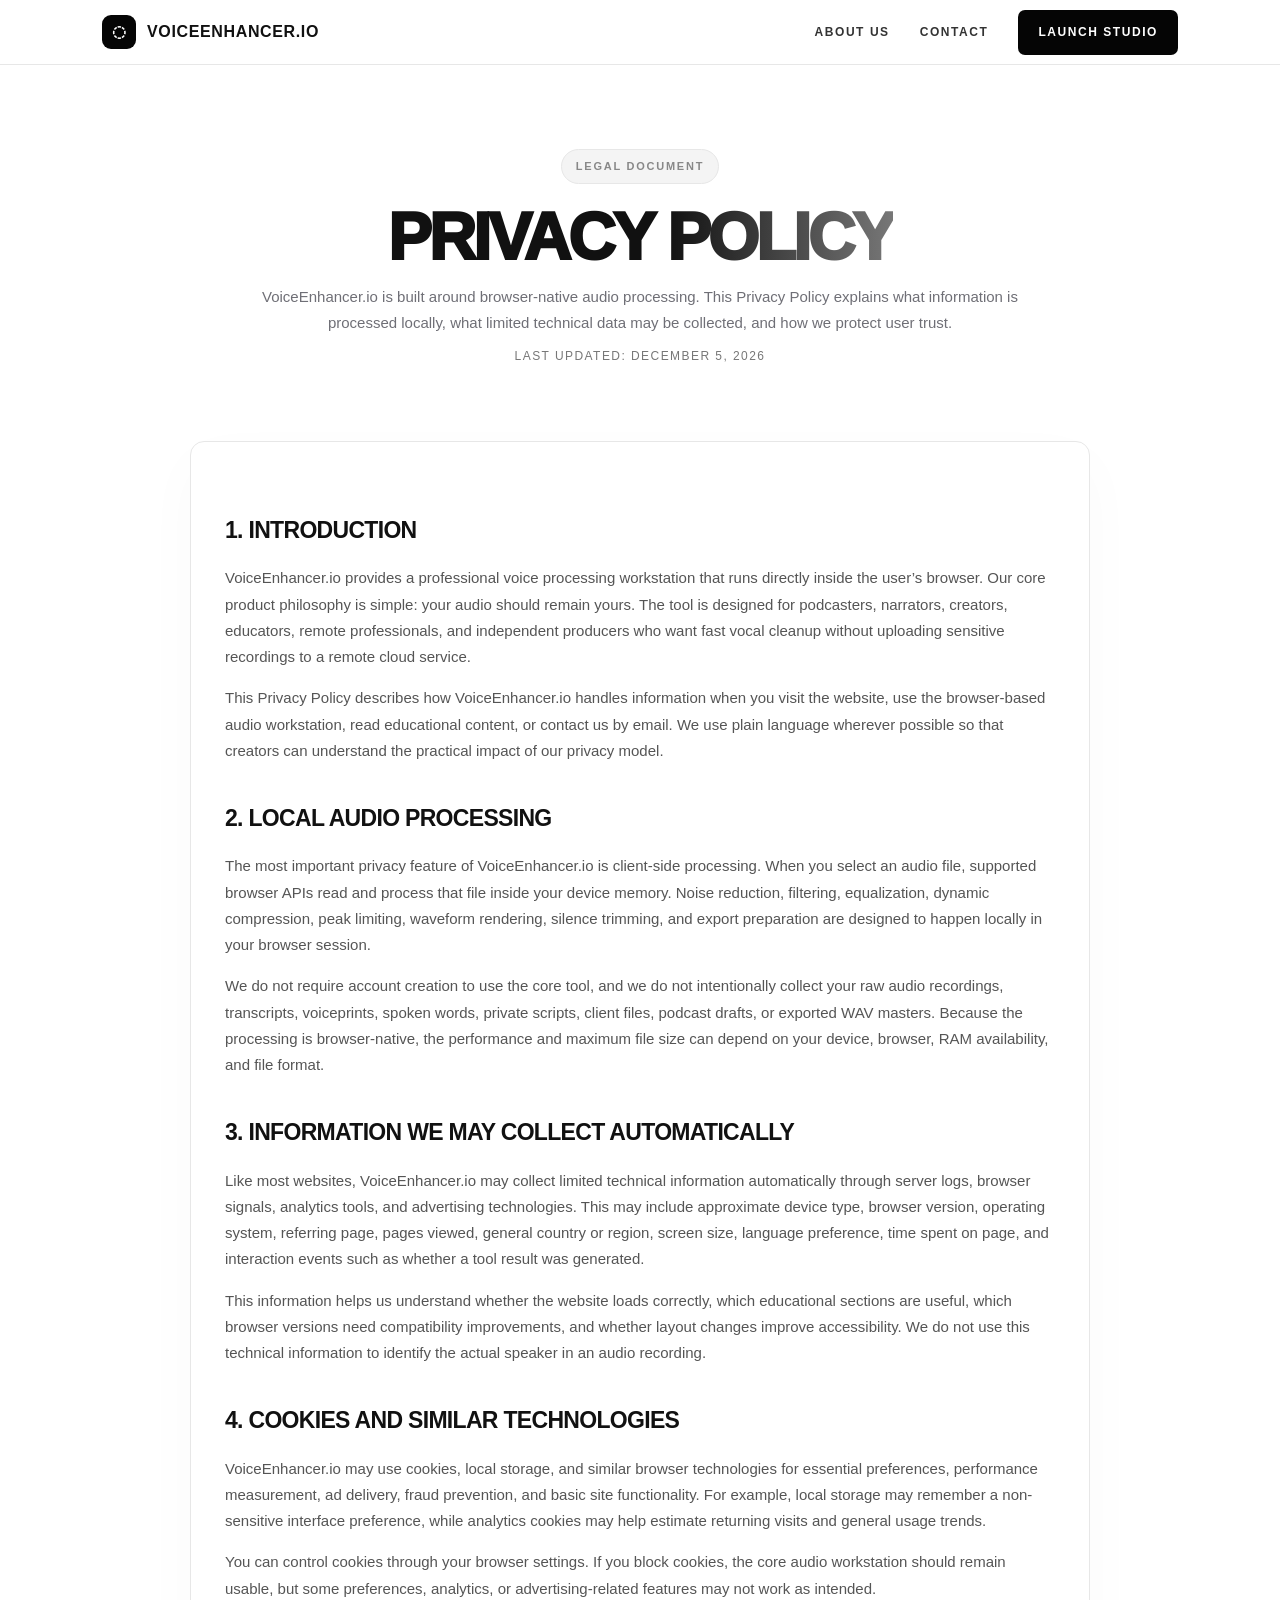
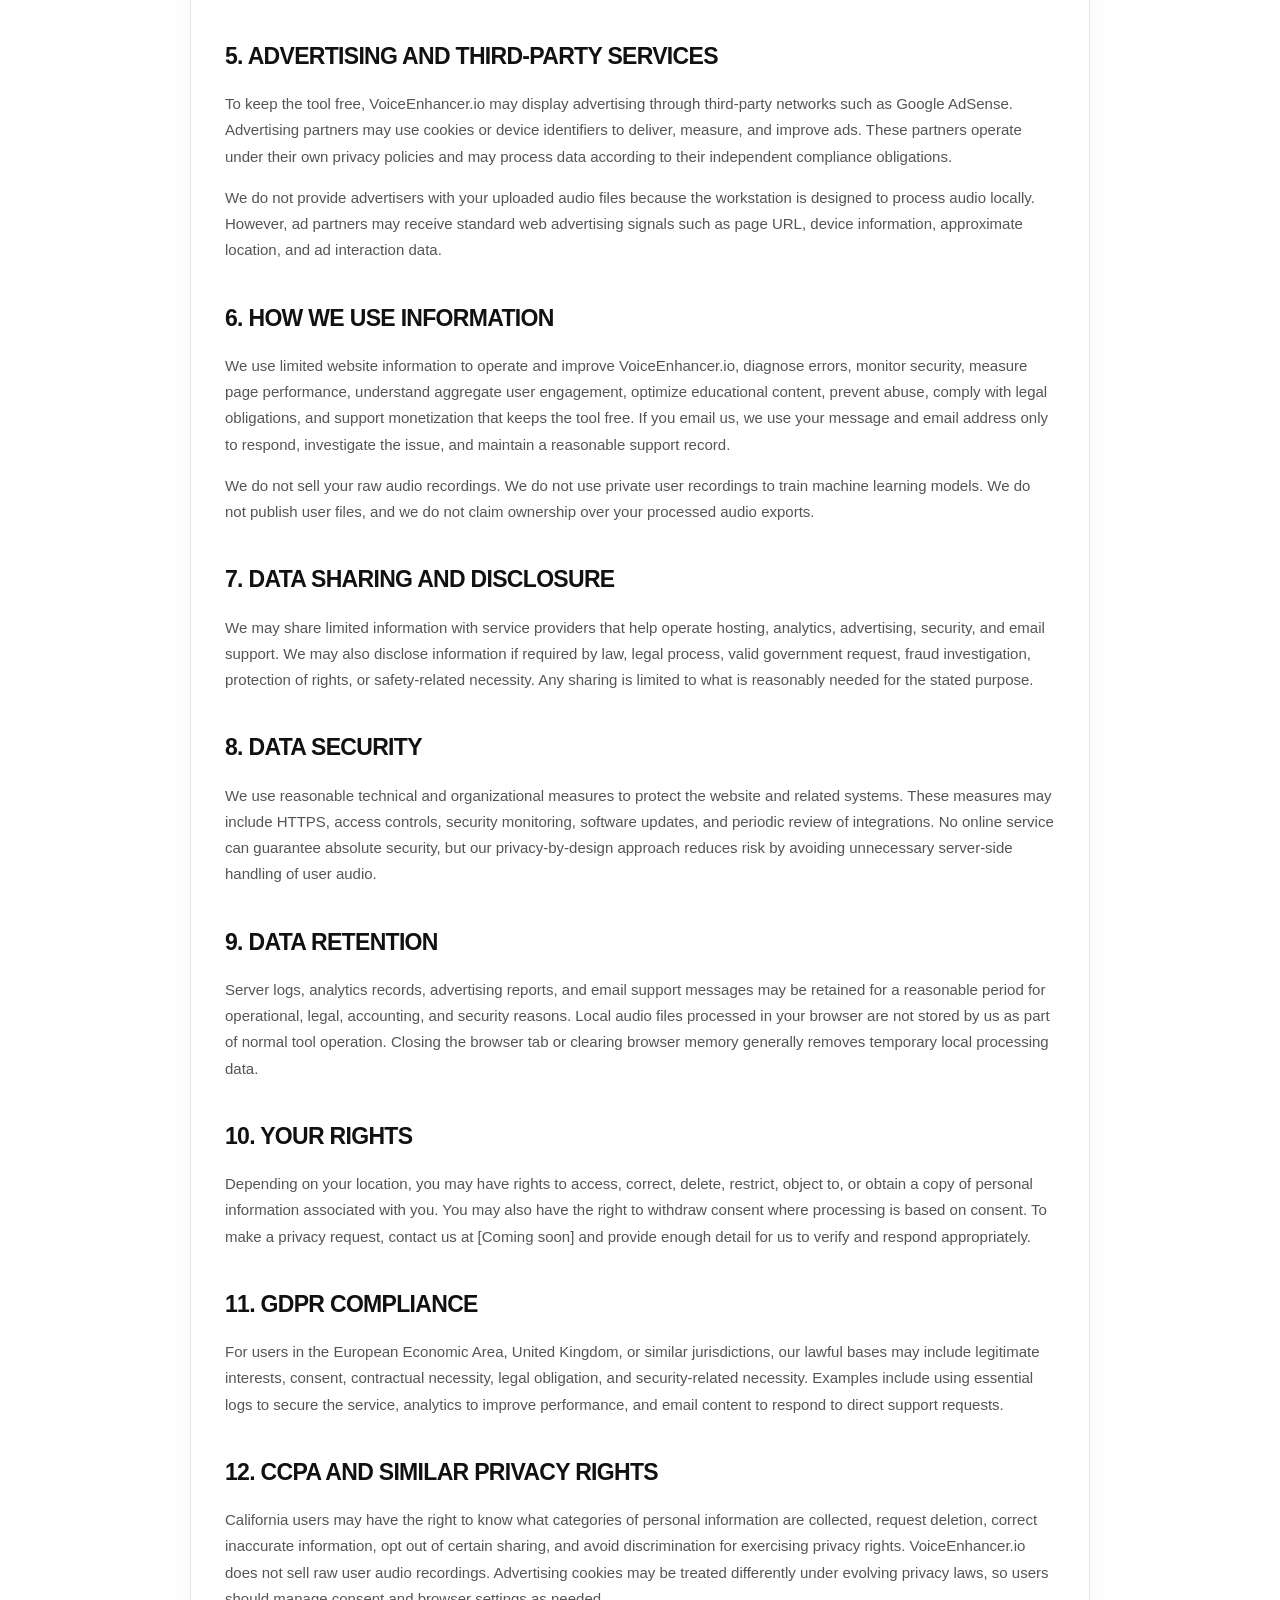
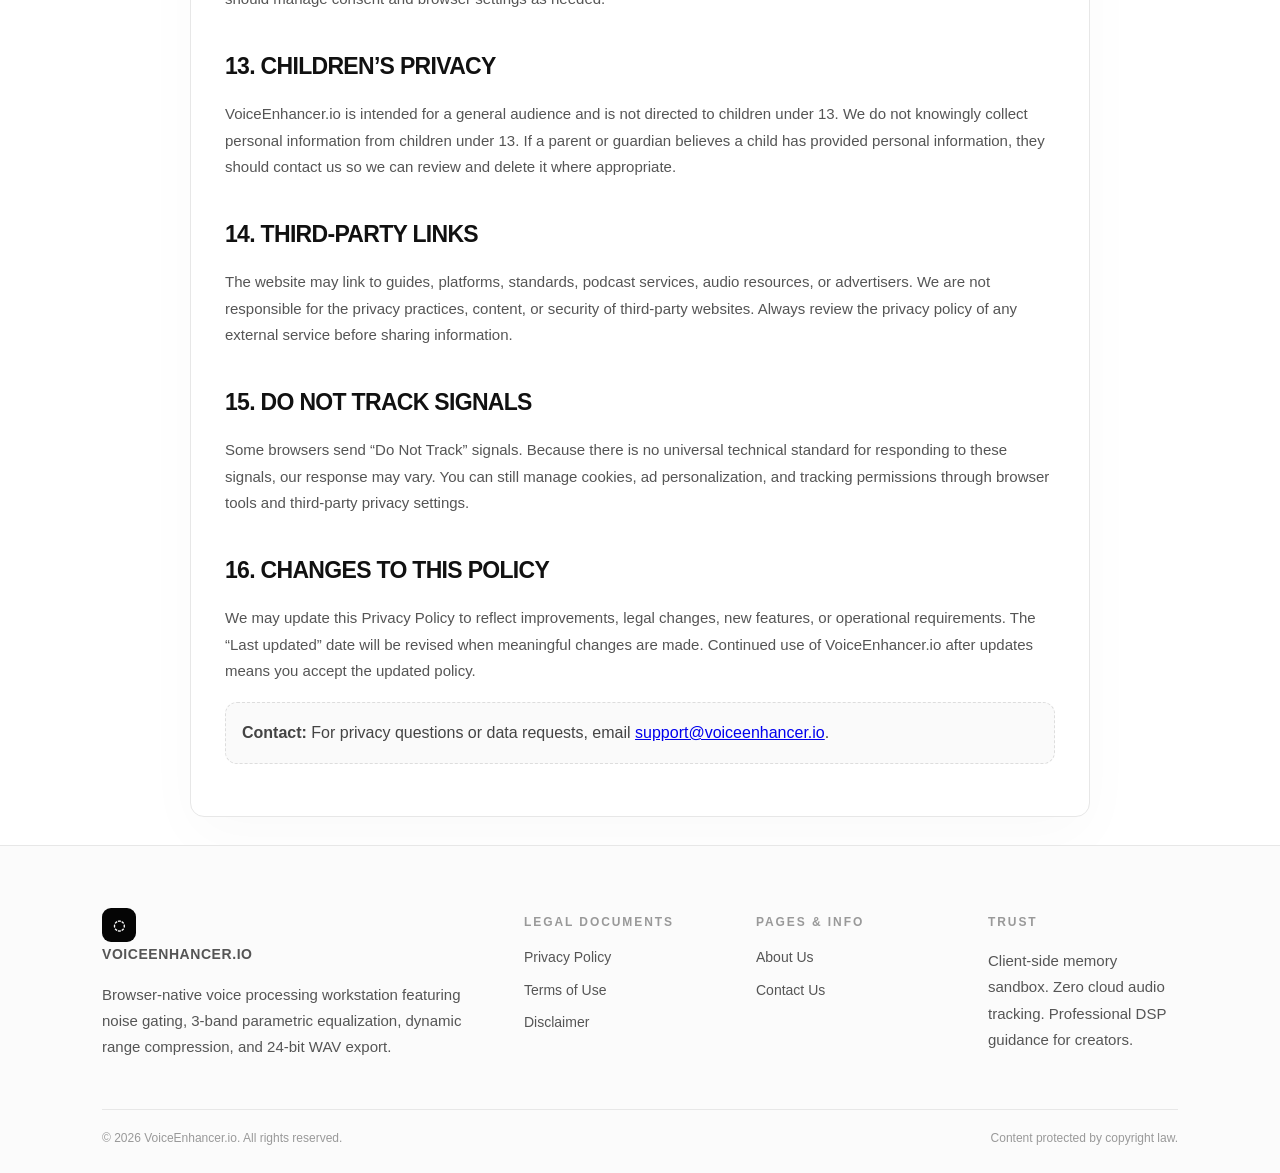
<file: public/privacy-policy.html>
<!DOCTYPE html>
<html lang="en">
<head>
<meta charset="UTF-8">
<meta name="viewport" content="width=device-width,initial-scale=1">
<title>Privacy Policy | VoiceEnhancer.io</title>
<meta name="description" content="Read the VoiceEnhancer.io Privacy Policy explaining client-side audio processing, cookies, ads, analytics, and user privacy rights.">
<link rel="canonical" href="https://voiceenhancer.io/privacy-policy.html">
<style>
:root{--ink:#111;--muted:#6f6f76;--line:#e7e7e7;--soft:#f8f8f8;--paper:#fff}
*{box-sizing:border-box}html{scroll-behavior:smooth}body{margin:0;background:#fff;color:var(--ink);font-family:Inter,Arial,sans-serif;line-height:1.75}.w{max-width:1120px;margin:auto;padding:0 22px}.top{position:sticky;top:0;background:rgba(255,255,255,.92);backdrop-filter:blur(14px);z-index:10;border-bottom:1px solid var(--line)}.nav{height:64px;display:flex;align-items:center;justify-content:space-between}.brand{display:flex;align-items:center;gap:11px;text-decoration:none;color:#111;font-weight:900;letter-spacing:.04em}.mark{width:34px;height:34px;border-radius:9px;background:#050505;color:#fff;display:grid;place-items:center}.links{display:flex;gap:30px;align-items:center}.links a{font-size:12px;text-decoration:none;color:#333;font-weight:800;letter-spacing:.13em;text-transform:uppercase}.launch{background:#050505;color:#fff!important;padding:12px 20px;border-radius:7px}.hero{text-align:center;padding:84px 20px 46px}.tag{display:inline-block;background:#f4f4f4;border:1px solid var(--line);border-radius:999px;padding:7px 14px;font-size:11px;font-weight:900;color:#888;letter-spacing:.16em;text-transform:uppercase}.hero h1{font-size:clamp(38px,6vw,66px);line-height:.96;margin:22px 0 14px;font-weight:1000;letter-spacing:-.05em;text-transform:uppercase}.hero em{font-style:normal;background:linear-gradient(90deg,#111,#777);-webkit-background-clip:text;color:transparent}.hero p{max-width:760px;margin:auto;color:var(--muted)}main{padding-bottom:70px}.panel{max-width:900px;margin:28px auto;border:1px solid var(--line);border-radius:14px;background:#fff;padding:34px;box-shadow:0 20px 60px rgba(0,0,0,.025)}h2{font-size:23px;letter-spacing:-.03em;text-transform:uppercase;margin:34px 0 8px}p,li{color:#555;font-size:15px}.note{background:#fafafa;border:1px dashed #ddd;border-radius:12px;padding:16px;margin:18px 0;color:#444}.date{font-size:12px;color:#777;text-transform:uppercase;letter-spacing:.12em;margin-top:10px}.foot{border-top:1px solid var(--line);background:#fbfbfb;padding:54px 0 24px}.fg{display:grid;grid-template-columns:2fr 1fr 1fr 1fr;gap:42px}.foot h3{font-size:12px;letter-spacing:.16em;text-transform:uppercase;color:#999}.foot a{display:block;text-decoration:none;color:#555;margin:8px 0;font-size:14px}.copy{border-top:1px solid var(--line);margin-top:34px;padding-top:18px;color:#999;font-size:12px;display:flex;justify-content:space-between;gap:18px}.skip{position:absolute;left:-999px}.skip:focus{left:20px;top:20px;background:#000;color:#fff;padding:10px;z-index:99}@media(max-width:760px){.links{display:none}.fg{grid-template-columns:1fr}.panel{padding:24px}.copy{display:block}.hero{padding-top:56px}}
</style>
</head>
<body>
<a class="skip" href="#main">Skip to content</a>
<header class="top">
<div class="w nav">
<a class="brand" href="index.html"><span class="mark">◌</span><span>VOICEENHANCER.IO</span></a>
<nav class="links" aria-label="Main navigation">
<a href="about.html">About Us</a><a href="contact.html">Contact</a><a class="launch" href="index.html#studio">Launch Studio</a>
</nav>
</div>
</header>

<section class="hero">
<span class="tag">Legal Document</span>
<h1>Privacy <em>Policy</em></h1>
<p>VoiceEnhancer.io is built around browser-native audio processing. This Privacy Policy explains what information is processed locally, what limited technical data may be collected, and how we protect user trust.</p>
<div class="date">Last updated: <span id="d"></span></div>
</section>

<main id="main" class="w">
<article class="panel">
<h2>1. Introduction</h2>
<p>VoiceEnhancer.io provides a professional voice processing workstation that runs directly inside the user’s browser. Our core product philosophy is simple: your audio should remain yours. The tool is designed for podcasters, narrators, creators, educators, remote professionals, and independent producers who want fast vocal cleanup without uploading sensitive recordings to a remote cloud service.</p>
<p>This Privacy Policy describes how VoiceEnhancer.io handles information when you visit the website, use the browser-based audio workstation, read educational content, or contact us by email. We use plain language wherever possible so that creators can understand the practical impact of our privacy model.</p>

<h2>2. Local Audio Processing</h2>
<p>The most important privacy feature of VoiceEnhancer.io is client-side processing. When you select an audio file, supported browser APIs read and process that file inside your device memory. Noise reduction, filtering, equalization, dynamic compression, peak limiting, waveform rendering, silence trimming, and export preparation are designed to happen locally in your browser session.</p>
<p>We do not require account creation to use the core tool, and we do not intentionally collect your raw audio recordings, transcripts, voiceprints, spoken words, private scripts, client files, podcast drafts, or exported WAV masters. Because the processing is browser-native, the performance and maximum file size can depend on your device, browser, RAM availability, and file format.</p>

<h2>3. Information We May Collect Automatically</h2>
<p>Like most websites, VoiceEnhancer.io may collect limited technical information automatically through server logs, browser signals, analytics tools, and advertising technologies. This may include approximate device type, browser version, operating system, referring page, pages viewed, general country or region, screen size, language preference, time spent on page, and interaction events such as whether a tool result was generated.</p>
<p>This information helps us understand whether the website loads correctly, which educational sections are useful, which browser versions need compatibility improvements, and whether layout changes improve accessibility. We do not use this technical information to identify the actual speaker in an audio recording.</p>

<h2>4. Cookies and Similar Technologies</h2>
<p>VoiceEnhancer.io may use cookies, local storage, and similar browser technologies for essential preferences, performance measurement, ad delivery, fraud prevention, and basic site functionality. For example, local storage may remember a non-sensitive interface preference, while analytics cookies may help estimate returning visits and general usage trends.</p>
<p>You can control cookies through your browser settings. If you block cookies, the core audio workstation should remain usable, but some preferences, analytics, or advertising-related features may not work as intended.</p>

<h2>5. Advertising and Third-Party Services</h2>
<p>To keep the tool free, VoiceEnhancer.io may display advertising through third-party networks such as Google AdSense. Advertising partners may use cookies or device identifiers to deliver, measure, and improve ads. These partners operate under their own privacy policies and may process data according to their independent compliance obligations.</p>
<p>We do not provide advertisers with your uploaded audio files because the workstation is designed to process audio locally. However, ad partners may receive standard web advertising signals such as page URL, device information, approximate location, and ad interaction data.</p>

<h2>6. How We Use Information</h2>
<p>We use limited website information to operate and improve VoiceEnhancer.io, diagnose errors, monitor security, measure page performance, understand aggregate user engagement, optimize educational content, prevent abuse, comply with legal obligations, and support monetization that keeps the tool free. If you email us, we use your message and email address only to respond, investigate the issue, and maintain a reasonable support record.</p>
<p>We do not sell your raw audio recordings. We do not use private user recordings to train machine learning models. We do not publish user files, and we do not claim ownership over your processed audio exports.</p>

<h2>7. Data Sharing and Disclosure</h2>
<p>We may share limited information with service providers that help operate hosting, analytics, advertising, security, and email support. We may also disclose information if required by law, legal process, valid government request, fraud investigation, protection of rights, or safety-related necessity. Any sharing is limited to what is reasonably needed for the stated purpose.</p>

<h2>8. Data Security</h2>
<p>We use reasonable technical and organizational measures to protect the website and related systems. These measures may include HTTPS, access controls, security monitoring, software updates, and periodic review of integrations. No online service can guarantee absolute security, but our privacy-by-design approach reduces risk by avoiding unnecessary server-side handling of user audio.</p>

<h2>9. Data Retention</h2>
<p>Server logs, analytics records, advertising reports, and email support messages may be retained for a reasonable period for operational, legal, accounting, and security reasons. Local audio files processed in your browser are not stored by us as part of normal tool operation. Closing the browser tab or clearing browser memory generally removes temporary local processing data.</p>

<h2>10. Your Rights</h2>
<p>Depending on your location, you may have rights to access, correct, delete, restrict, object to, or obtain a copy of personal information associated with you. You may also have the right to withdraw consent where processing is based on consent. To make a privacy request, contact us at [Coming soon] and provide enough detail for us to verify and respond appropriately.</p>

<h2>11. GDPR Compliance</h2>
<p>For users in the European Economic Area, United Kingdom, or similar jurisdictions, our lawful bases may include legitimate interests, consent, contractual necessity, legal obligation, and security-related necessity. Examples include using essential logs to secure the service, analytics to improve performance, and email content to respond to direct support requests.</p>

<h2>12. CCPA and Similar Privacy Rights</h2>
<p>California users may have the right to know what categories of personal information are collected, request deletion, correct inaccurate information, opt out of certain sharing, and avoid discrimination for exercising privacy rights. VoiceEnhancer.io does not sell raw user audio recordings. Advertising cookies may be treated differently under evolving privacy laws, so users should manage consent and browser settings as needed.</p>

<h2>13. Children’s Privacy</h2>
<p>VoiceEnhancer.io is intended for a general audience and is not directed to children under 13. We do not knowingly collect personal information from children under 13. If a parent or guardian believes a child has provided personal information, they should contact us so we can review and delete it where appropriate.</p>

<h2>14. Third-Party Links</h2>
<p>The website may link to guides, platforms, standards, podcast services, audio resources, or advertisers. We are not responsible for the privacy practices, content, or security of third-party websites. Always review the privacy policy of any external service before sharing information.</p>

<h2>15. Do Not Track Signals</h2>
<p>Some browsers send “Do Not Track” signals. Because there is no universal technical standard for responding to these signals, our response may vary. You can still manage cookies, ad personalization, and tracking permissions through browser tools and third-party privacy settings.</p>

<h2>16. Changes to This Policy</h2>
<p>We may update this Privacy Policy to reflect improvements, legal changes, new features, or operational requirements. The “Last updated” date will be revised when meaningful changes are made. Continued use of VoiceEnhancer.io after updates means you accept the updated policy.</p>

<div class="note"><strong>Contact:</strong> For privacy questions or data requests, email <a href="mailto:support@voiceenhancer.io">support@voiceenhancer.io</a>.</div>
</article>
</main>

<footer class="foot">
<div class="w">
<div class="fg">
<div><a class="brand" href="index.html"><span class="mark">◌</span><span>VOICEENHANCER.IO</span></a><p>Browser-native voice processing workstation featuring noise gating, 3-band parametric equalization, dynamic range compression, and 24-bit WAV export.</p></div>
<div><h3>Legal Documents</h3><a href="privacy-policy.html">Privacy Policy</a><a href="terms.html">Terms of Use</a><a href="disclaimer.html">Disclaimer</a></div>
<div><h3>Pages & Info</h3><a href="about.html">About Us</a><a href="contact.html">Contact Us</a></div>
<div><h3>Trust</h3><p>Client-side memory sandbox. Zero cloud audio tracking. Professional DSP guidance for creators.</p></div>
</div>
<div class="copy"><span>© <span class="y"></span> VoiceEnhancer.io. All rights reserved.</span><span>Content protected by copyright law.</span></div>
</div>
</footer>
<script>const n=new Date();document.getElementById('d').textContent=n.toLocaleDateString('en-US',{year:'numeric',month:'long',day:'numeric'});document.querySelectorAll('.y').forEach(e=>e.textContent=n.getFullYear());</script>
</body>
</html>
</file>
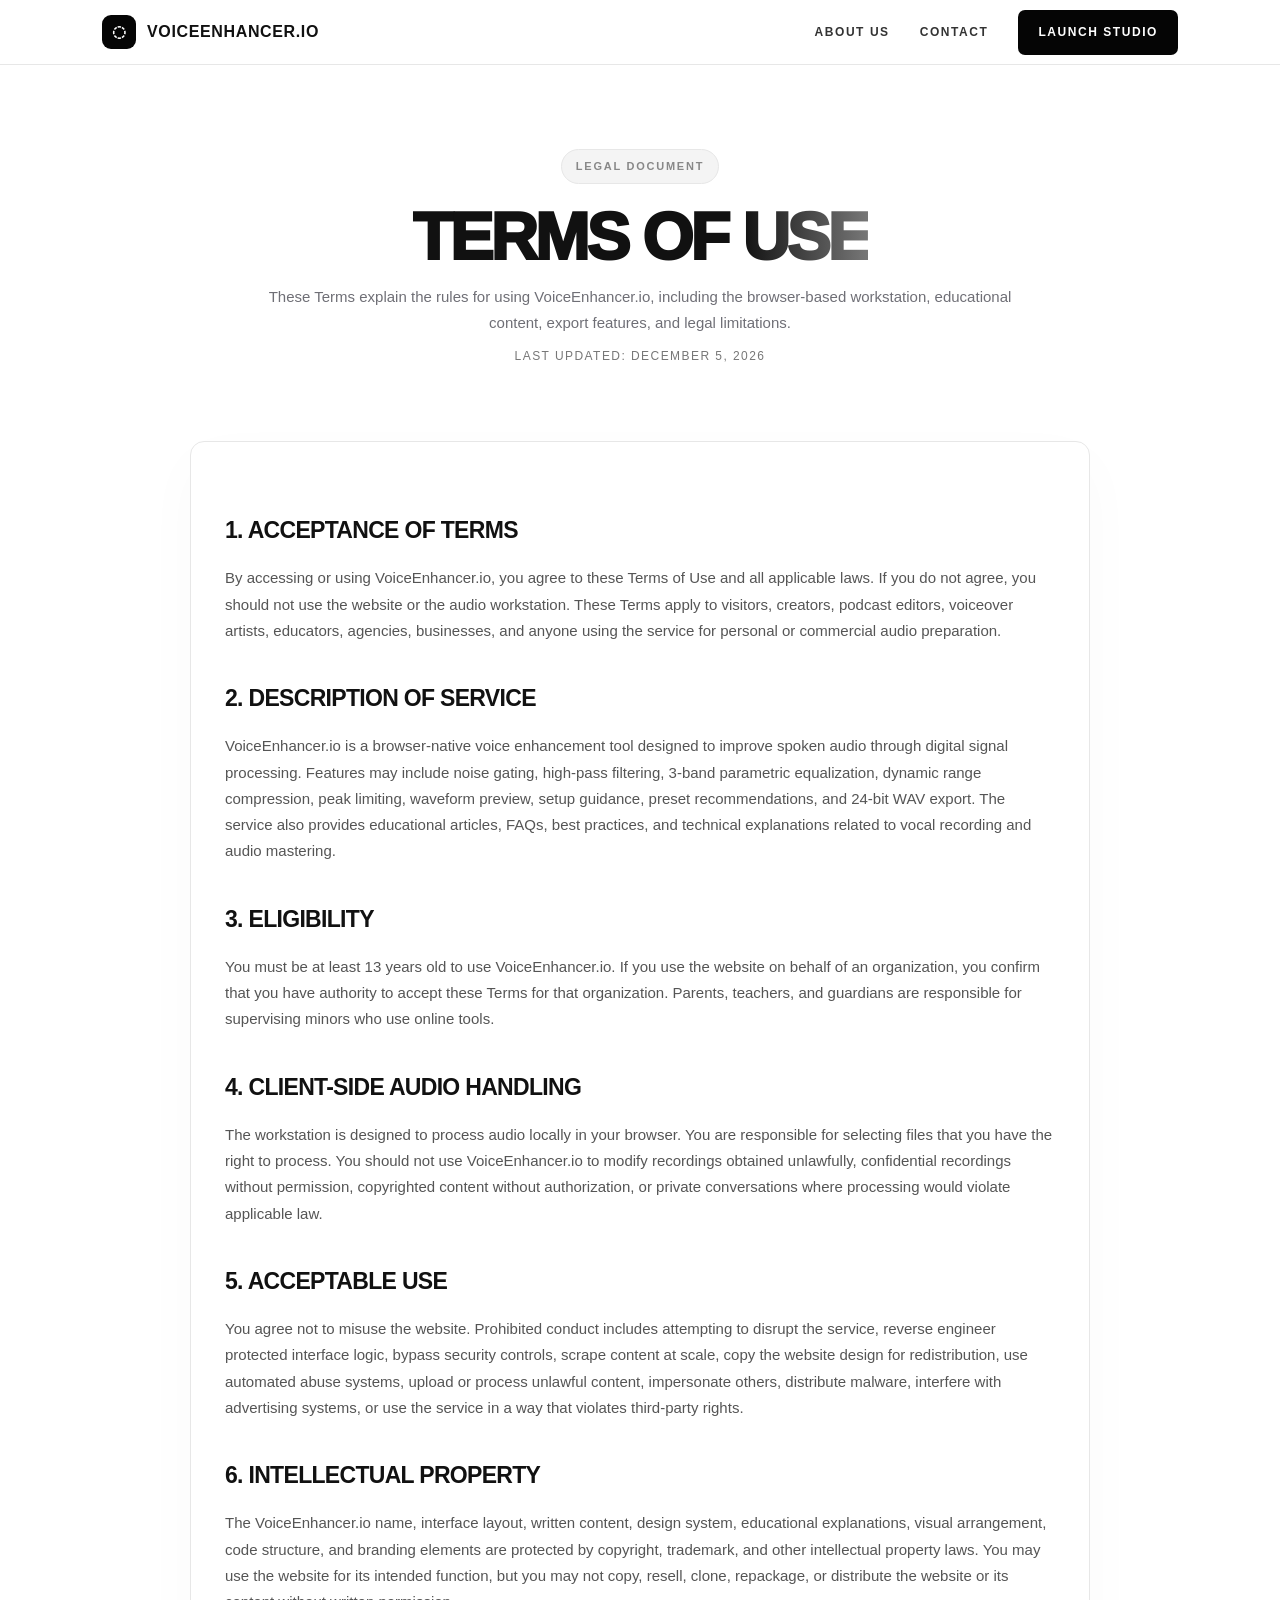
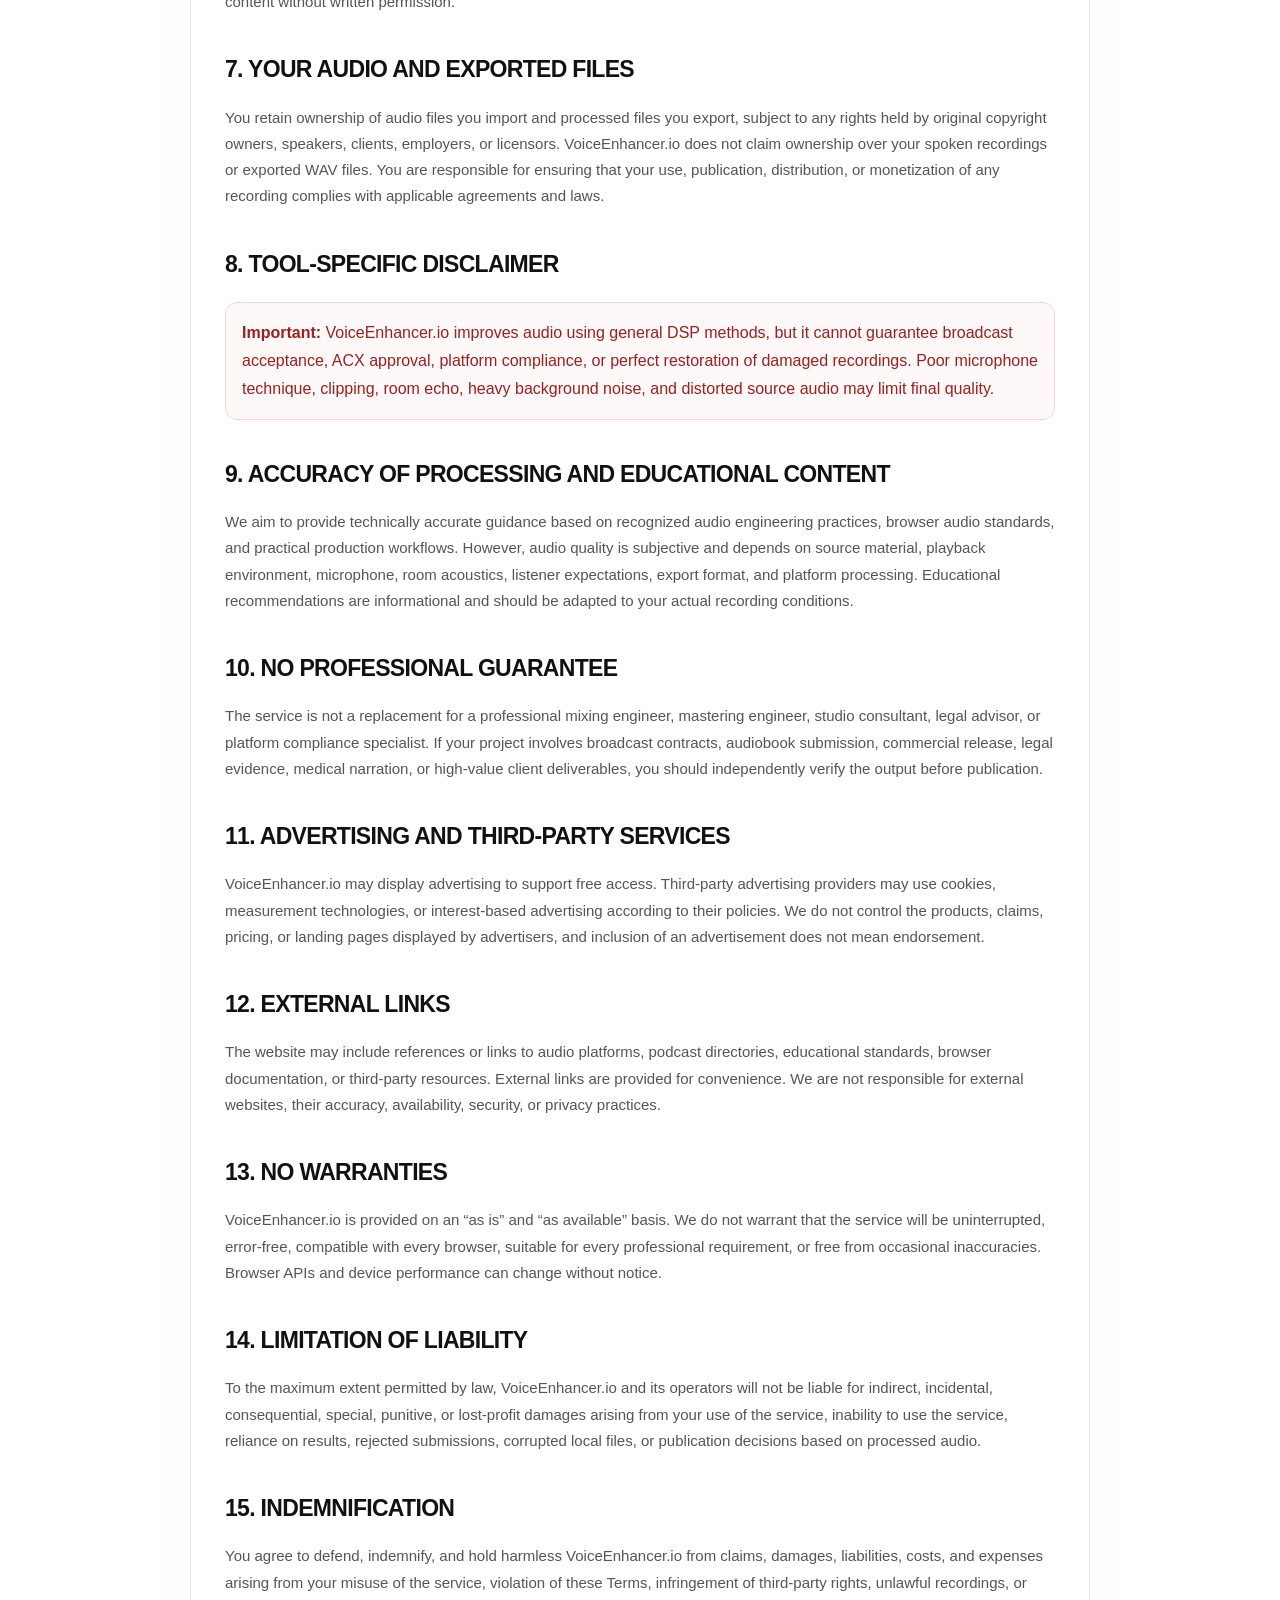
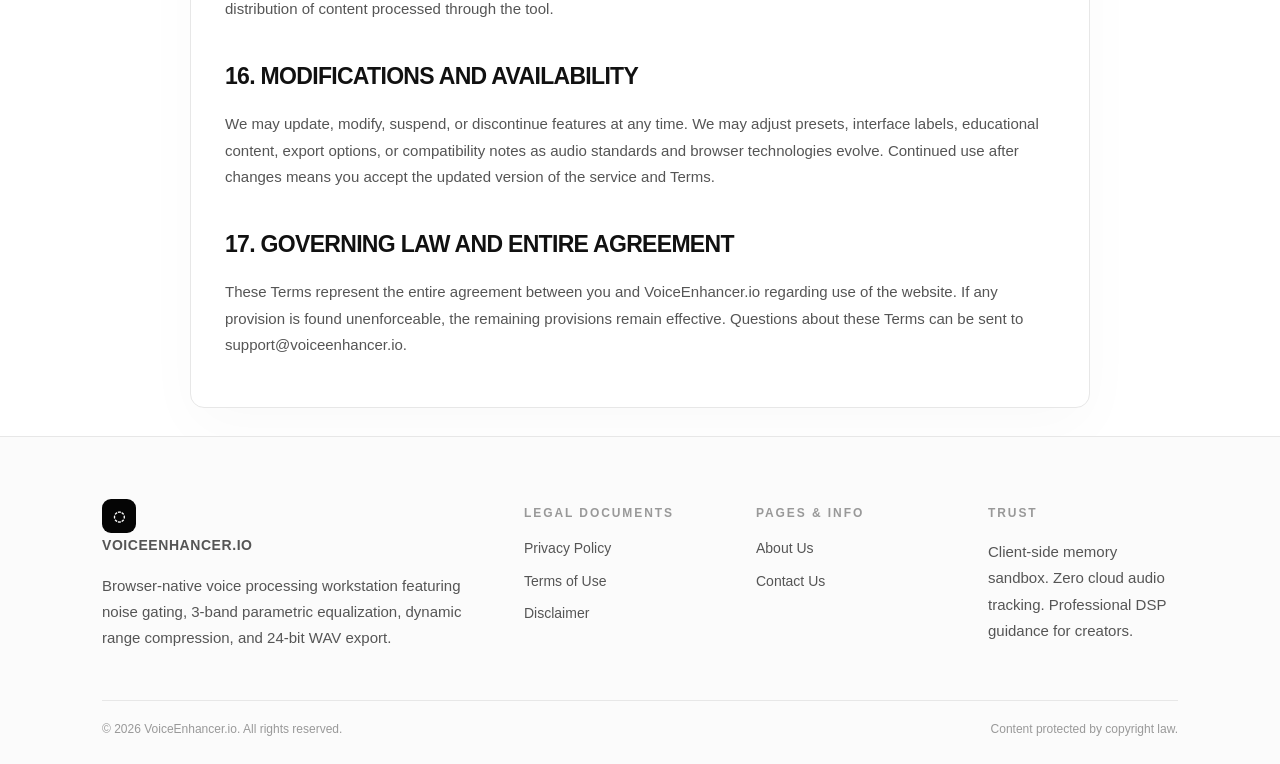
<file: public/terms.html>
<!DOCTYPE html>
<html lang="en">
<head>
<meta charset="UTF-8">
<meta name="viewport" content="width=device-width,initial-scale=1">
<title>Terms of Use | VoiceEnhancer.io</title>
<meta name="description" content="Read the VoiceEnhancer.io Terms of Use for the browser-based voice enhancement workstation, audio exports, acceptable use, and limitations.">
<link rel="canonical" href="https://voiceenhancer.io/terms.html">
<style>
:root{--ink:#111;--muted:#6f6f76;--line:#e7e7e7;--soft:#f8f8f8;--paper:#fff}*{box-sizing:border-box}html{scroll-behavior:smooth}body{margin:0;background:#fff;color:var(--ink);font-family:Inter,Arial,sans-serif;line-height:1.75}.w{max-width:1120px;margin:auto;padding:0 22px}.top{position:sticky;top:0;background:rgba(255,255,255,.92);backdrop-filter:blur(14px);z-index:10;border-bottom:1px solid var(--line)}.nav{height:64px;display:flex;align-items:center;justify-content:space-between}.brand{display:flex;align-items:center;gap:11px;text-decoration:none;color:#111;font-weight:900;letter-spacing:.04em}.mark{width:34px;height:34px;border-radius:9px;background:#050505;color:#fff;display:grid;place-items:center}.links{display:flex;gap:30px;align-items:center}.links a{font-size:12px;text-decoration:none;color:#333;font-weight:800;letter-spacing:.13em;text-transform:uppercase}.launch{background:#050505;color:#fff!important;padding:12px 20px;border-radius:7px}.hero{text-align:center;padding:84px 20px 46px}.tag{display:inline-block;background:#f4f4f4;border:1px solid var(--line);border-radius:999px;padding:7px 14px;font-size:11px;font-weight:900;color:#888;letter-spacing:.16em;text-transform:uppercase}.hero h1{font-size:clamp(38px,6vw,66px);line-height:.96;margin:22px 0 14px;font-weight:1000;letter-spacing:-.05em;text-transform:uppercase}.hero em{font-style:normal;background:linear-gradient(90deg,#111,#777);-webkit-background-clip:text;color:transparent}.hero p{max-width:760px;margin:auto;color:var(--muted)}.panel{max-width:900px;margin:28px auto;border:1px solid var(--line);border-radius:14px;background:#fff;padding:34px;box-shadow:0 20px 60px rgba(0,0,0,.025)}h2{font-size:23px;letter-spacing:-.03em;text-transform:uppercase;margin:34px 0 8px}p,li{color:#555;font-size:15px}.warn{border:1px solid #ffd3d3;background:#fff8f8;border-radius:12px;padding:16px;margin:18px 0;color:#9b2020}.date{font-size:12px;color:#777;text-transform:uppercase;letter-spacing:.12em;margin-top:10px}.foot{border-top:1px solid var(--line);background:#fbfbfb;padding:54px 0 24px}.fg{display:grid;grid-template-columns:2fr 1fr 1fr 1fr;gap:42px}.foot h3{font-size:12px;letter-spacing:.16em;text-transform:uppercase;color:#999}.foot a{display:block;text-decoration:none;color:#555;margin:8px 0;font-size:14px}.copy{border-top:1px solid var(--line);margin-top:34px;padding-top:18px;color:#999;font-size:12px;display:flex;justify-content:space-between;gap:18px}@media(max-width:760px){.links{display:none}.fg{grid-template-columns:1fr}.panel{padding:24px}.copy{display:block}.hero{padding-top:56px}}
</style>
</head>
<body>
<header class="top"><div class="w nav"><a class="brand" href="index.html"><span class="mark">◌</span><span>VOICEENHANCER.IO</span></a><nav class="links"><a href="about.html">About Us</a><a href="contact.html">Contact</a><a class="launch" href="index.html#studio">Launch Studio</a></nav></div></header>

<section class="hero">
<span class="tag">Legal Document</span>
<h1>Terms of <em>Use</em></h1>
<p>These Terms explain the rules for using VoiceEnhancer.io, including the browser-based workstation, educational content, export features, and legal limitations.</p>
<div class="date">Last updated: <span id="d"></span></div>
</section>

<main class="w">
<article class="panel">
<h2>1. Acceptance of Terms</h2>
<p>By accessing or using VoiceEnhancer.io, you agree to these Terms of Use and all applicable laws. If you do not agree, you should not use the website or the audio workstation. These Terms apply to visitors, creators, podcast editors, voiceover artists, educators, agencies, businesses, and anyone using the service for personal or commercial audio preparation.</p>

<h2>2. Description of Service</h2>
<p>VoiceEnhancer.io is a browser-native voice enhancement tool designed to improve spoken audio through digital signal processing. Features may include noise gating, high-pass filtering, 3-band parametric equalization, dynamic range compression, peak limiting, waveform preview, setup guidance, preset recommendations, and 24-bit WAV export. The service also provides educational articles, FAQs, best practices, and technical explanations related to vocal recording and audio mastering.</p>

<h2>3. Eligibility</h2>
<p>You must be at least 13 years old to use VoiceEnhancer.io. If you use the website on behalf of an organization, you confirm that you have authority to accept these Terms for that organization. Parents, teachers, and guardians are responsible for supervising minors who use online tools.</p>

<h2>4. Client-Side Audio Handling</h2>
<p>The workstation is designed to process audio locally in your browser. You are responsible for selecting files that you have the right to process. You should not use VoiceEnhancer.io to modify recordings obtained unlawfully, confidential recordings without permission, copyrighted content without authorization, or private conversations where processing would violate applicable law.</p>

<h2>5. Acceptable Use</h2>
<p>You agree not to misuse the website. Prohibited conduct includes attempting to disrupt the service, reverse engineer protected interface logic, bypass security controls, scrape content at scale, copy the website design for redistribution, use automated abuse systems, upload or process unlawful content, impersonate others, distribute malware, interfere with advertising systems, or use the service in a way that violates third-party rights.</p>

<h2>6. Intellectual Property</h2>
<p>The VoiceEnhancer.io name, interface layout, written content, design system, educational explanations, visual arrangement, code structure, and branding elements are protected by copyright, trademark, and other intellectual property laws. You may use the website for its intended function, but you may not copy, resell, clone, repackage, or distribute the website or its content without written permission.</p>

<h2>7. Your Audio and Exported Files</h2>
<p>You retain ownership of audio files you import and processed files you export, subject to any rights held by original copyright owners, speakers, clients, employers, or licensors. VoiceEnhancer.io does not claim ownership over your spoken recordings or exported WAV files. You are responsible for ensuring that your use, publication, distribution, or monetization of any recording complies with applicable agreements and laws.</p>

<h2>8. Tool-Specific Disclaimer</h2>
<div class="warn"><strong>Important:</strong> VoiceEnhancer.io improves audio using general DSP methods, but it cannot guarantee broadcast acceptance, ACX approval, platform compliance, or perfect restoration of damaged recordings. Poor microphone technique, clipping, room echo, heavy background noise, and distorted source audio may limit final quality.</div>

<h2>9. Accuracy of Processing and Educational Content</h2>
<p>We aim to provide technically accurate guidance based on recognized audio engineering practices, browser audio standards, and practical production workflows. However, audio quality is subjective and depends on source material, playback environment, microphone, room acoustics, listener expectations, export format, and platform processing. Educational recommendations are informational and should be adapted to your actual recording conditions.</p>

<h2>10. No Professional Guarantee</h2>
<p>The service is not a replacement for a professional mixing engineer, mastering engineer, studio consultant, legal advisor, or platform compliance specialist. If your project involves broadcast contracts, audiobook submission, commercial release, legal evidence, medical narration, or high-value client deliverables, you should independently verify the output before publication.</p>

<h2>11. Advertising and Third-Party Services</h2>
<p>VoiceEnhancer.io may display advertising to support free access. Third-party advertising providers may use cookies, measurement technologies, or interest-based advertising according to their policies. We do not control the products, claims, pricing, or landing pages displayed by advertisers, and inclusion of an advertisement does not mean endorsement.</p>

<h2>12. External Links</h2>
<p>The website may include references or links to audio platforms, podcast directories, educational standards, browser documentation, or third-party resources. External links are provided for convenience. We are not responsible for external websites, their accuracy, availability, security, or privacy practices.</p>

<h2>13. No Warranties</h2>
<p>VoiceEnhancer.io is provided on an “as is” and “as available” basis. We do not warrant that the service will be uninterrupted, error-free, compatible with every browser, suitable for every professional requirement, or free from occasional inaccuracies. Browser APIs and device performance can change without notice.</p>

<h2>14. Limitation of Liability</h2>
<p>To the maximum extent permitted by law, VoiceEnhancer.io and its operators will not be liable for indirect, incidental, consequential, special, punitive, or lost-profit damages arising from your use of the service, inability to use the service, reliance on results, rejected submissions, corrupted local files, or publication decisions based on processed audio.</p>

<h2>15. Indemnification</h2>
<p>You agree to defend, indemnify, and hold harmless VoiceEnhancer.io from claims, damages, liabilities, costs, and expenses arising from your misuse of the service, violation of these Terms, infringement of third-party rights, unlawful recordings, or distribution of content processed through the tool.</p>

<h2>16. Modifications and Availability</h2>
<p>We may update, modify, suspend, or discontinue features at any time. We may adjust presets, interface labels, educational content, export options, or compatibility notes as audio standards and browser technologies evolve. Continued use after changes means you accept the updated version of the service and Terms.</p>

<h2>17. Governing Law and Entire Agreement</h2>
<p>These Terms represent the entire agreement between you and VoiceEnhancer.io regarding use of the website. If any provision is found unenforceable, the remaining provisions remain effective. Questions about these Terms can be sent to support@voiceenhancer.io.</p>
</article>
</main>

<footer class="foot"><div class="w"><div class="fg"><div><a class="brand" href="index.html"><span class="mark">◌</span><span>VOICEENHANCER.IO</span></a><p>Browser-native voice processing workstation featuring noise gating, 3-band parametric equalization, dynamic range compression, and 24-bit WAV export.</p></div><div><h3>Legal Documents</h3><a href="privacy-policy.html">Privacy Policy</a><a href="terms.html">Terms of Use</a><a href="disclaimer.html">Disclaimer</a></div><div><h3>Pages & Info</h3><a href="about.html">About Us</a><a href="contact.html">Contact Us</a></div><div><h3>Trust</h3><p>Client-side memory sandbox. Zero cloud audio tracking. Professional DSP guidance for creators.</p></div></div><div class="copy"><span>© <span class="y"></span> VoiceEnhancer.io. All rights reserved.</span><span>Content protected by copyright law.</span></div></div></footer>
<script>const n=new Date();document.getElementById('d').textContent=n.toLocaleDateString('en-US',{year:'numeric',month:'long',day:'numeric'});document.querySelectorAll('.y').forEach(e=>e.textContent=n.getFullYear());</script>
</body>
</html>
</file>
